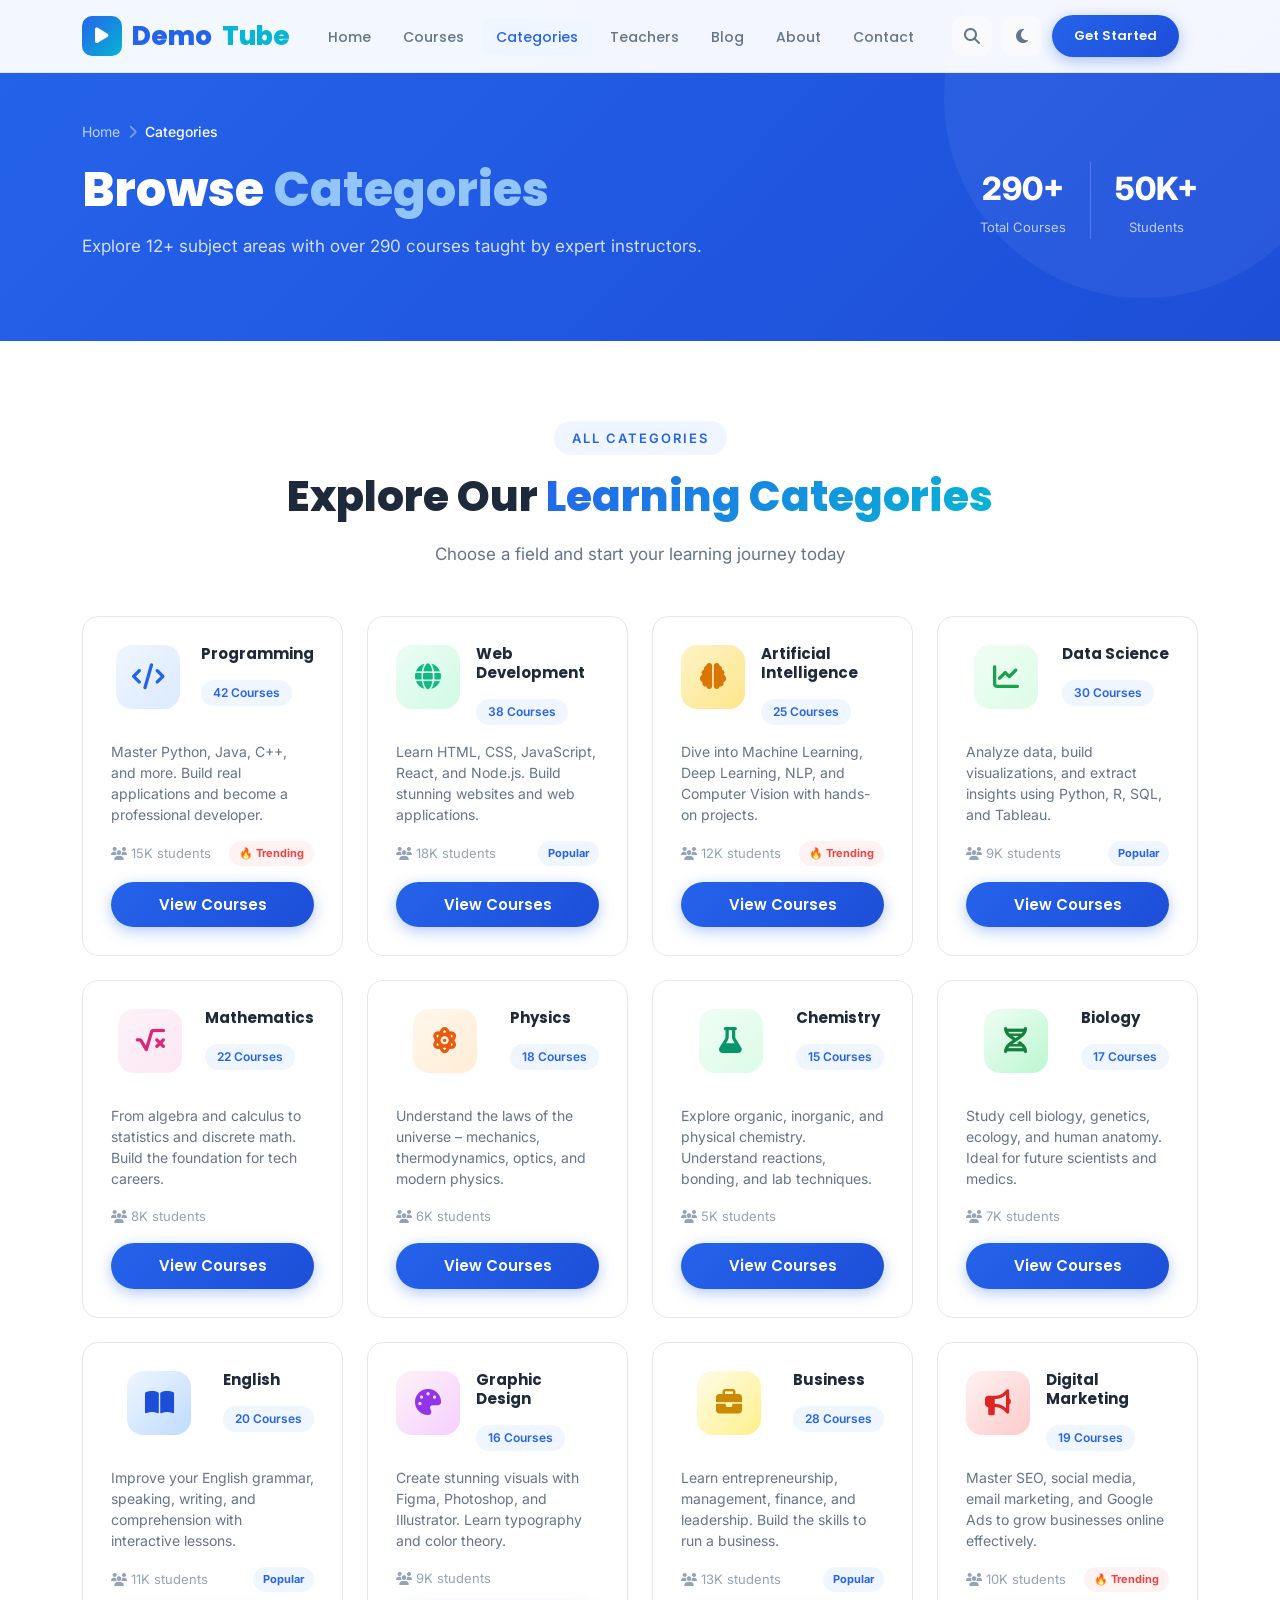
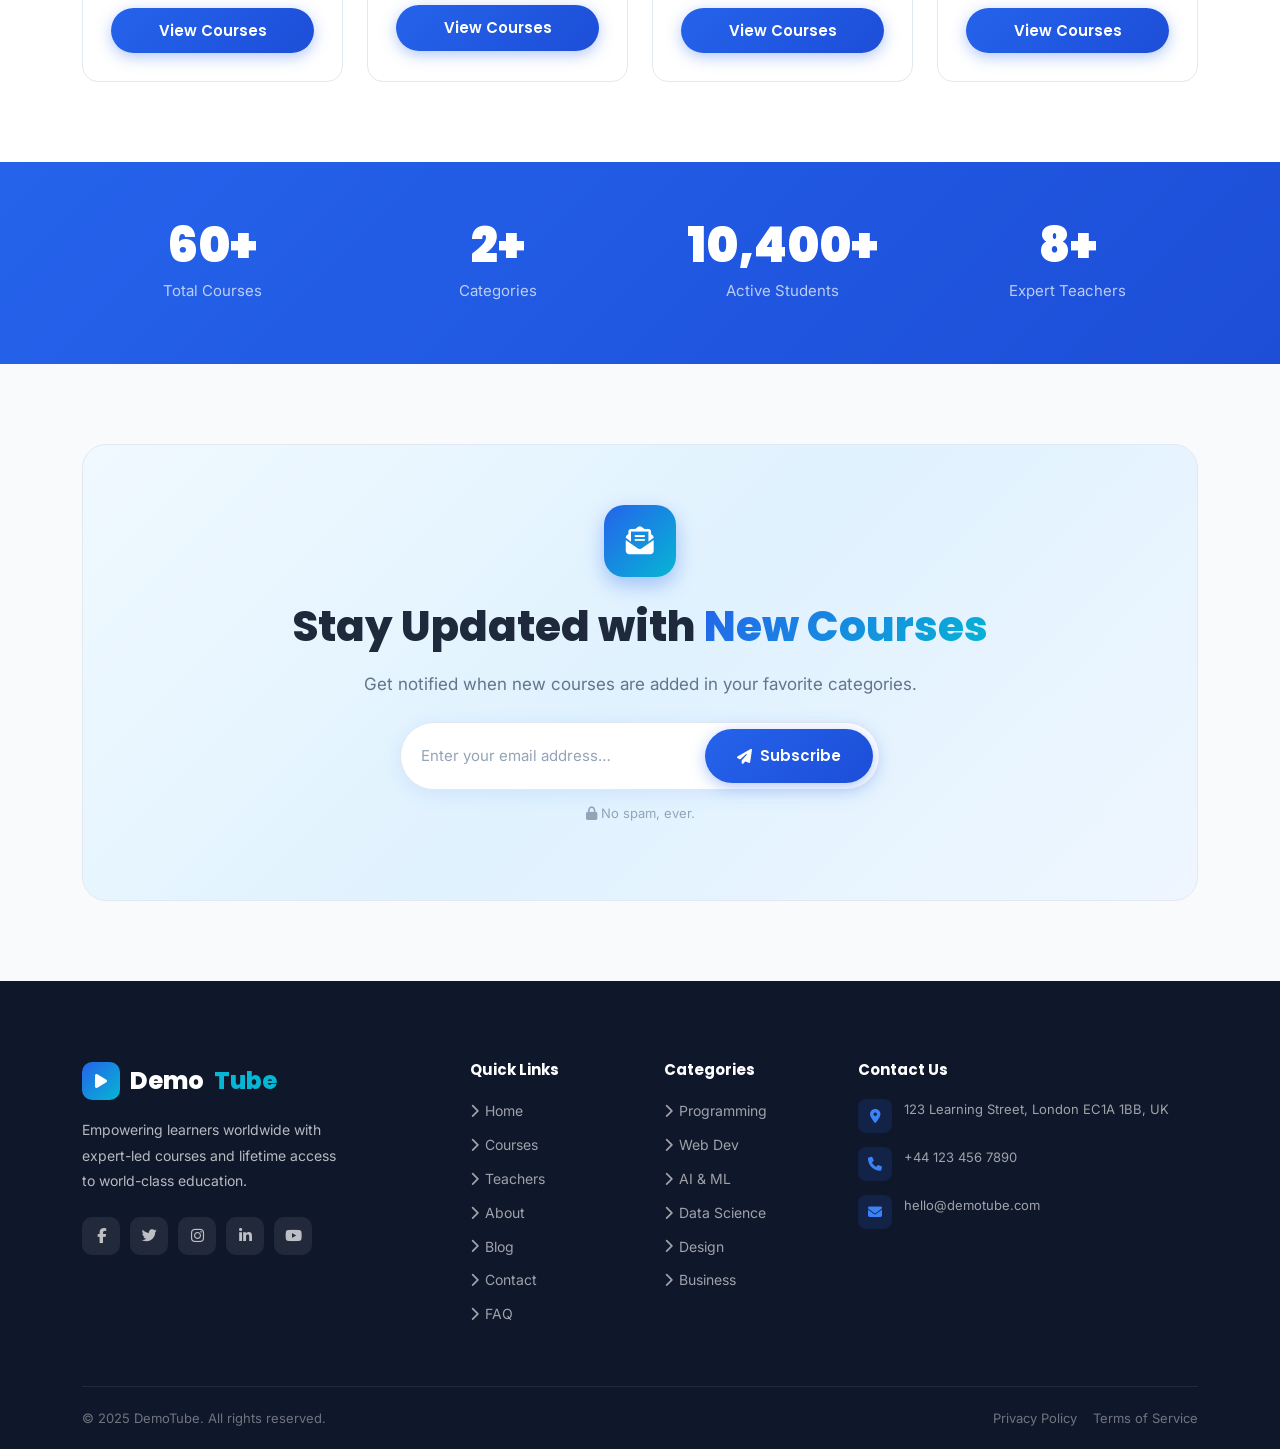
<file: demotube/categories.html>
<!DOCTYPE html>
<html lang="en" data-theme="light">
<head>
  <meta charset="UTF-8" />
  <meta name="viewport" content="width=device-width, initial-scale=1.0" />
  <meta name="description" content="Browse all DemoTube course categories – Programming, Web Development, AI, Data Science, Mathematics, and more." />
  <title>Categories – DemoTube Online Learning</title>
  <link rel="stylesheet" href="https://cdn.jsdelivr.net/npm/bootstrap@5.3.2/dist/css/bootstrap.min.css" />
  <link rel="stylesheet" href="https://cdnjs.cloudflare.com/ajax/libs/font-awesome/6.5.0/css/all.min.css" />
  <link rel="stylesheet" href="https://unpkg.com/aos@2.3.4/dist/aos.css" />
  <link rel="stylesheet" href="css/style.css" />
  <link rel="stylesheet" href="css/responsive.css" />
</head>
<body>

<!-- NAVBAR -->
<nav class="navbar" role="navigation" aria-label="Main navigation">
  <div class="container">
    <div class="navbar-inner">
      <a href="index.html" class="navbar-brand-custom" aria-label="DemoTube Home">
        <div class="brand-icon" aria-hidden="true"><i class="fas fa-play"></i></div>
        Demo<span style="color:var(--secondary)">Tube</span>
      </a>
      <ul class="nav-menu" role="list">
        <li><a href="index.html" class="nav-link-custom">Home</a></li>
        <li><a href="courses.html" class="nav-link-custom">Courses</a></li>
        <li><a href="categories.html" class="nav-link-custom active">Categories</a></li>
        <li><a href="teachers.html" class="nav-link-custom">Teachers</a></li>
        <li><a href="blog.html" class="nav-link-custom">Blog</a></li>
        <li><a href="about.html" class="nav-link-custom">About</a></li>
        <li><a href="contact.html" class="nav-link-custom">Contact</a></li>
      </ul>
      <div class="nav-actions">
        <button class="nav-icon-btn" id="navSearchBtn" aria-label="Open search"><i class="fas fa-search"></i></button>
        <button class="nav-icon-btn" data-theme-toggle aria-label="Toggle dark mode"><i class="fas fa-moon"></i></button>
        <a href="courses.html" class="btn-primary-custom d-none d-md-inline-flex" style="padding:10px 22px;font-size:13px;">Get Started</a>
        <button class="mobile-menu-btn" aria-label="Toggle menu"><span></span><span></span><span></span></button>
      </div>
    </div>
  </div>
</nav>
<div class="mobile-nav">
  <div class="container">
    <a href="index.html" class="nav-link-custom">Home</a>
    <a href="courses.html" class="nav-link-custom">Courses</a>
    <a href="categories.html" class="nav-link-custom active">Categories</a>
    <a href="teachers.html" class="nav-link-custom">Teachers</a>
    <a href="blog.html" class="nav-link-custom">Blog</a>
    <a href="about.html" class="nav-link-custom">About</a>
    <a href="contact.html" class="nav-link-custom">Contact</a>
    <a href="faq.html" class="nav-link-custom">FAQ</a>
    <div style="padding:12px 24px;"><a href="courses.html" class="btn-primary-custom" style="width:100%;justify-content:center;">Get Started</a></div>
  </div>
</div>
<div id="searchOverlay" style="display:none;opacity:0;position:fixed;inset:0;background:rgba(15,23,42,0.85);backdrop-filter:blur(8px);z-index:2000;align-items:center;justify-content:center;padding:24px;transition:opacity 0.3s ease;">
  <div style="width:100%;max-width:600px;position:relative;">
    <button id="searchClose" style="position:absolute;top:-50px;right:0;background:transparent;border:none;color:white;font-size:24px;cursor:pointer;"><i class="fas fa-times"></i></button>
    <div style="position:relative;"><i class="fas fa-search" style="position:absolute;left:20px;top:50%;transform:translateY(-50%);color:#64748b;font-size:18px;"></i><input id="globalSearch" type="text" placeholder="Search courses, topics, teachers…" aria-label="Global search" style="width:100%;padding:18px 20px 18px 52px;background:white;border:none;border-radius:16px;font-size:18px;outline:none;color:#1e293b;" /></div>
    <p style="color:rgba(255,255,255,0.5);font-size:14px;margin-top:12px;text-align:center;">Press ESC to close</p>
  </div>
</div>

<!-- PAGE HERO -->
<section class="page-hero" aria-label="Page header">
  <div class="container">
    <div class="row align-items-center">
      <div class="col-lg-8">
        <nav aria-label="Breadcrumb">
          <div class="breadcrumb-custom">
            <a href="index.html">Home</a>
            <span class="sep" aria-hidden="true"><i class="fas fa-chevron-right"></i></span>
            <span class="current">Categories</span>
          </div>
        </nav>
        <h1 class="page-hero-title mt-3">Browse <span style="color:#93c5fd;">Categories</span></h1>
        <p class="page-hero-desc">Explore 12+ subject areas with over 290 courses taught by expert instructors.</p>
      </div>
      <div class="col-lg-4 text-lg-end mt-4 mt-lg-0">
        <div style="display:inline-flex;gap:24px;">
          <div style="text-align:center;">
            <div style="font-size:32px;font-weight:800;color:white;">290+</div>
            <div style="font-size:13px;color:rgba(255,255,255,0.7);">Total Courses</div>
          </div>
          <div style="width:1px;background:rgba(255,255,255,0.2);"></div>
          <div style="text-align:center;">
            <div style="font-size:32px;font-weight:800;color:white;">50K+</div>
            <div style="font-size:13px;color:rgba(255,255,255,0.7);">Students</div>
          </div>
        </div>
      </div>
    </div>
  </div>
</section>

<!-- CATEGORIES GRID -->
<section class="section-padding bg-white-section" aria-labelledby="cat-grid-heading">
  <div class="container">
    <div class="text-center mb-5" data-aos="fade-up">
      <span class="section-label">All Categories</span>
      <h2 class="section-title" id="cat-grid-heading">Explore Our <span class="gradient-text">Learning Categories</span></h2>
      <p class="section-subtitle">Choose a field and start your learning journey today</p>
    </div>

    <div class="row g-4">
      <!-- Programming -->
      <div class="col-md-6 col-lg-3" data-aos="fade-up" data-aos-delay="50">
        <div class="category-card h-100" style="text-align:left;padding:28px;">
          <div class="d-flex align-items-start gap-3 mb-3">
            <div class="category-icon flex-shrink-0" style="background:linear-gradient(135deg,#eff6ff,#dbeafe);min-width:60px;">
              <i class="fas fa-code" style="color:#2563eb;"></i>
            </div>
            <div>
              <h5 style="margin-bottom:4px;">Programming</h5>
              <span class="course-count">42 Courses</span>
            </div>
          </div>
          <p style="font-size:14px;color:var(--text-secondary);margin-bottom:16px;">Master Python, Java, C++, and more. Build real applications and become a professional developer.</p>
          <div class="d-flex align-items-center justify-content-between">
            <span style="font-size:13px;color:var(--text-muted);"><i class="fas fa-users"></i> 15K students</span>
            <span style="font-size:11px;font-weight:700;color:#ef4444;background:#fef2f2;padding:3px 10px;border-radius:50px;">🔥 Trending</span>
          </div>
          <a href="courses.html" class="btn-primary-custom mt-3" style="width:100%;justify-content:center;padding:10px 20px;">View Courses</a>
        </div>
      </div>

      <!-- Web Development -->
      <div class="col-md-6 col-lg-3" data-aos="fade-up" data-aos-delay="100">
        <div class="category-card h-100" style="text-align:left;padding:28px;">
          <div class="d-flex align-items-start gap-3 mb-3">
            <div class="category-icon flex-shrink-0" style="background:linear-gradient(135deg,#ecfdf5,#d1fae5);min-width:60px;">
              <i class="fas fa-globe" style="color:#10b981;"></i>
            </div>
            <div>
              <h5 style="margin-bottom:4px;">Web Development</h5>
              <span class="course-count">38 Courses</span>
            </div>
          </div>
          <p style="font-size:14px;color:var(--text-secondary);margin-bottom:16px;">Learn HTML, CSS, JavaScript, React, and Node.js. Build stunning websites and web applications.</p>
          <div class="d-flex align-items-center justify-content-between">
            <span style="font-size:13px;color:var(--text-muted);"><i class="fas fa-users"></i> 18K students</span>
            <span style="font-size:11px;font-weight:700;color:#2563eb;background:#eff6ff;padding:3px 10px;border-radius:50px;">Popular</span>
          </div>
          <a href="courses.html" class="btn-primary-custom mt-3" style="width:100%;justify-content:center;padding:10px 20px;">View Courses</a>
        </div>
      </div>

      <!-- AI -->
      <div class="col-md-6 col-lg-3" data-aos="fade-up" data-aos-delay="150">
        <div class="category-card h-100" style="text-align:left;padding:28px;">
          <div class="d-flex align-items-start gap-3 mb-3">
            <div class="category-icon flex-shrink-0" style="background:linear-gradient(135deg,#fef3c7,#fde68a);min-width:60px;">
              <i class="fas fa-brain" style="color:#d97706;"></i>
            </div>
            <div>
              <h5 style="margin-bottom:4px;">Artificial Intelligence</h5>
              <span class="course-count">25 Courses</span>
            </div>
          </div>
          <p style="font-size:14px;color:var(--text-secondary);margin-bottom:16px;">Dive into Machine Learning, Deep Learning, NLP, and Computer Vision with hands-on projects.</p>
          <div class="d-flex align-items-center justify-content-between">
            <span style="font-size:13px;color:var(--text-muted);"><i class="fas fa-users"></i> 12K students</span>
            <span style="font-size:11px;font-weight:700;color:#ef4444;background:#fef2f2;padding:3px 10px;border-radius:50px;">🔥 Trending</span>
          </div>
          <a href="courses.html" class="btn-primary-custom mt-3" style="width:100%;justify-content:center;padding:10px 20px;">View Courses</a>
        </div>
      </div>

      <!-- Data Science -->
      <div class="col-md-6 col-lg-3" data-aos="fade-up" data-aos-delay="200">
        <div class="category-card h-100" style="text-align:left;padding:28px;">
          <div class="d-flex align-items-start gap-3 mb-3">
            <div class="category-icon flex-shrink-0" style="background:linear-gradient(135deg,#f0fdf4,#dcfce7);min-width:60px;">
              <i class="fas fa-chart-line" style="color:#16a34a;"></i>
            </div>
            <div>
              <h5 style="margin-bottom:4px;">Data Science</h5>
              <span class="course-count">30 Courses</span>
            </div>
          </div>
          <p style="font-size:14px;color:var(--text-secondary);margin-bottom:16px;">Analyze data, build visualizations, and extract insights using Python, R, SQL, and Tableau.</p>
          <div class="d-flex align-items-center justify-content-between">
            <span style="font-size:13px;color:var(--text-muted);"><i class="fas fa-users"></i> 9K students</span>
            <span style="font-size:11px;font-weight:700;color:#2563eb;background:#eff6ff;padding:3px 10px;border-radius:50px;">Popular</span>
          </div>
          <a href="courses.html" class="btn-primary-custom mt-3" style="width:100%;justify-content:center;padding:10px 20px;">View Courses</a>
        </div>
      </div>

      <!-- Mathematics -->
      <div class="col-md-6 col-lg-3" data-aos="fade-up" data-aos-delay="250">
        <div class="category-card h-100" style="text-align:left;padding:28px;">
          <div class="d-flex align-items-start gap-3 mb-3">
            <div class="category-icon flex-shrink-0" style="background:linear-gradient(135deg,#fdf2f8,#fce7f3);min-width:60px;">
              <i class="fas fa-square-root-variable" style="color:#db2777;"></i>
            </div>
            <div>
              <h5 style="margin-bottom:4px;">Mathematics</h5>
              <span class="course-count">22 Courses</span>
            </div>
          </div>
          <p style="font-size:14px;color:var(--text-secondary);margin-bottom:16px;">From algebra and calculus to statistics and discrete math. Build the foundation for tech careers.</p>
          <div class="d-flex align-items-center justify-content-between">
            <span style="font-size:13px;color:var(--text-muted);"><i class="fas fa-users"></i> 8K students</span>
          </div>
          <a href="courses.html" class="btn-primary-custom mt-3" style="width:100%;justify-content:center;padding:10px 20px;">View Courses</a>
        </div>
      </div>

      <!-- Physics -->
      <div class="col-md-6 col-lg-3" data-aos="fade-up" data-aos-delay="300">
        <div class="category-card h-100" style="text-align:left;padding:28px;">
          <div class="d-flex align-items-start gap-3 mb-3">
            <div class="category-icon flex-shrink-0" style="background:linear-gradient(135deg,#fff7ed,#ffedd5);min-width:60px;">
              <i class="fas fa-atom" style="color:#ea580c;"></i>
            </div>
            <div>
              <h5 style="margin-bottom:4px;">Physics</h5>
              <span class="course-count">18 Courses</span>
            </div>
          </div>
          <p style="font-size:14px;color:var(--text-secondary);margin-bottom:16px;">Understand the laws of the universe – mechanics, thermodynamics, optics, and modern physics.</p>
          <div class="d-flex align-items-center justify-content-between">
            <span style="font-size:13px;color:var(--text-muted);"><i class="fas fa-users"></i> 6K students</span>
          </div>
          <a href="courses.html" class="btn-primary-custom mt-3" style="width:100%;justify-content:center;padding:10px 20px;">View Courses</a>
        </div>
      </div>

      <!-- Chemistry -->
      <div class="col-md-6 col-lg-3" data-aos="fade-up" data-aos-delay="350">
        <div class="category-card h-100" style="text-align:left;padding:28px;">
          <div class="d-flex align-items-start gap-3 mb-3">
            <div class="category-icon flex-shrink-0" style="background:linear-gradient(135deg,#f0fdf4,#dcfce7);min-width:60px;">
              <i class="fas fa-flask" style="color:#059669;"></i>
            </div>
            <div>
              <h5 style="margin-bottom:4px;">Chemistry</h5>
              <span class="course-count">15 Courses</span>
            </div>
          </div>
          <p style="font-size:14px;color:var(--text-secondary);margin-bottom:16px;">Explore organic, inorganic, and physical chemistry. Understand reactions, bonding, and lab techniques.</p>
          <div class="d-flex align-items-center justify-content-between">
            <span style="font-size:13px;color:var(--text-muted);"><i class="fas fa-users"></i> 5K students</span>
          </div>
          <a href="courses.html" class="btn-primary-custom mt-3" style="width:100%;justify-content:center;padding:10px 20px;">View Courses</a>
        </div>
      </div>

      <!-- Biology -->
      <div class="col-md-6 col-lg-3" data-aos="fade-up" data-aos-delay="400">
        <div class="category-card h-100" style="text-align:left;padding:28px;">
          <div class="d-flex align-items-start gap-3 mb-3">
            <div class="category-icon flex-shrink-0" style="background:linear-gradient(135deg,#f0fdf4,#bbf7d0);min-width:60px;">
              <i class="fas fa-dna" style="color:#15803d;"></i>
            </div>
            <div>
              <h5 style="margin-bottom:4px;">Biology</h5>
              <span class="course-count">17 Courses</span>
            </div>
          </div>
          <p style="font-size:14px;color:var(--text-secondary);margin-bottom:16px;">Study cell biology, genetics, ecology, and human anatomy. Ideal for future scientists and medics.</p>
          <div class="d-flex align-items-center justify-content-between">
            <span style="font-size:13px;color:var(--text-muted);"><i class="fas fa-users"></i> 7K students</span>
          </div>
          <a href="courses.html" class="btn-primary-custom mt-3" style="width:100%;justify-content:center;padding:10px 20px;">View Courses</a>
        </div>
      </div>

      <!-- English -->
      <div class="col-md-6 col-lg-3" data-aos="fade-up" data-aos-delay="450">
        <div class="category-card h-100" style="text-align:left;padding:28px;">
          <div class="d-flex align-items-start gap-3 mb-3">
            <div class="category-icon flex-shrink-0" style="background:linear-gradient(135deg,#eff6ff,#bfdbfe);min-width:60px;">
              <i class="fas fa-book-open" style="color:#1d4ed8;"></i>
            </div>
            <div>
              <h5 style="margin-bottom:4px;">English</h5>
              <span class="course-count">20 Courses</span>
            </div>
          </div>
          <p style="font-size:14px;color:var(--text-secondary);margin-bottom:16px;">Improve your English grammar, speaking, writing, and comprehension with interactive lessons.</p>
          <div class="d-flex align-items-center justify-content-between">
            <span style="font-size:13px;color:var(--text-muted);"><i class="fas fa-users"></i> 11K students</span>
            <span style="font-size:11px;font-weight:700;color:#2563eb;background:#eff6ff;padding:3px 10px;border-radius:50px;">Popular</span>
          </div>
          <a href="courses.html" class="btn-primary-custom mt-3" style="width:100%;justify-content:center;padding:10px 20px;">View Courses</a>
        </div>
      </div>

      <!-- Graphic Design -->
      <div class="col-md-6 col-lg-3" data-aos="fade-up" data-aos-delay="500">
        <div class="category-card h-100" style="text-align:left;padding:28px;">
          <div class="d-flex align-items-start gap-3 mb-3">
            <div class="category-icon flex-shrink-0" style="background:linear-gradient(135deg,#fdf2f8,#f5d0fe);min-width:60px;">
              <i class="fas fa-palette" style="color:#9333ea;"></i>
            </div>
            <div>
              <h5 style="margin-bottom:4px;">Graphic Design</h5>
              <span class="course-count">16 Courses</span>
            </div>
          </div>
          <p style="font-size:14px;color:var(--text-secondary);margin-bottom:16px;">Create stunning visuals with Figma, Photoshop, and Illustrator. Learn typography and color theory.</p>
          <div class="d-flex align-items-center justify-content-between">
            <span style="font-size:13px;color:var(--text-muted);"><i class="fas fa-users"></i> 9K students</span>
          </div>
          <a href="courses.html" class="btn-primary-custom mt-3" style="width:100%;justify-content:center;padding:10px 20px;">View Courses</a>
        </div>
      </div>

      <!-- Business -->
      <div class="col-md-6 col-lg-3" data-aos="fade-up" data-aos-delay="550">
        <div class="category-card h-100" style="text-align:left;padding:28px;">
          <div class="d-flex align-items-start gap-3 mb-3">
            <div class="category-icon flex-shrink-0" style="background:linear-gradient(135deg,#fefce8,#fef08a);min-width:60px;">
              <i class="fas fa-briefcase" style="color:#ca8a04;"></i>
            </div>
            <div>
              <h5 style="margin-bottom:4px;">Business</h5>
              <span class="course-count">28 Courses</span>
            </div>
          </div>
          <p style="font-size:14px;color:var(--text-secondary);margin-bottom:16px;">Learn entrepreneurship, management, finance, and leadership. Build the skills to run a business.</p>
          <div class="d-flex align-items-center justify-content-between">
            <span style="font-size:13px;color:var(--text-muted);"><i class="fas fa-users"></i> 13K students</span>
            <span style="font-size:11px;font-weight:700;color:#2563eb;background:#eff6ff;padding:3px 10px;border-radius:50px;">Popular</span>
          </div>
          <a href="courses.html" class="btn-primary-custom mt-3" style="width:100%;justify-content:center;padding:10px 20px;">View Courses</a>
        </div>
      </div>

      <!-- Digital Marketing -->
      <div class="col-md-6 col-lg-3" data-aos="fade-up" data-aos-delay="600">
        <div class="category-card h-100" style="text-align:left;padding:28px;">
          <div class="d-flex align-items-start gap-3 mb-3">
            <div class="category-icon flex-shrink-0" style="background:linear-gradient(135deg,#fef2f2,#fecaca);min-width:60px;">
              <i class="fas fa-bullhorn" style="color:#dc2626;"></i>
            </div>
            <div>
              <h5 style="margin-bottom:4px;">Digital Marketing</h5>
              <span class="course-count">19 Courses</span>
            </div>
          </div>
          <p style="font-size:14px;color:var(--text-secondary);margin-bottom:16px;">Master SEO, social media, email marketing, and Google Ads to grow businesses online effectively.</p>
          <div class="d-flex align-items-center justify-content-between">
            <span style="font-size:13px;color:var(--text-muted);"><i class="fas fa-users"></i> 10K students</span>
            <span style="font-size:11px;font-weight:700;color:#ef4444;background:#fef2f2;padding:3px 10px;border-radius:50px;">🔥 Trending</span>
          </div>
          <a href="courses.html" class="btn-primary-custom mt-3" style="width:100%;justify-content:center;padding:10px 20px;">View Courses</a>
        </div>
      </div>
    </div>
  </div>
</section>

<!-- STATS BANNER -->
<section style="background:linear-gradient(135deg,var(--primary),var(--primary-dark));padding:60px 0;" aria-label="Platform statistics">
  <div class="container">
    <div class="row g-4 text-center">
      <div class="col-6 col-md-3" data-aos="fade-up" data-aos-delay="50">
        <div style="color:white;">
          <div style="font-family:var(--font-heading);font-size:48px;font-weight:900;line-height:1;" data-count="290" data-suffix="+">290+</div>
          <div style="font-size:15px;color:rgba(255,255,255,0.7);margin-top:8px;">Total Courses</div>
        </div>
      </div>
      <div class="col-6 col-md-3" data-aos="fade-up" data-aos-delay="150">
        <div style="color:white;">
          <div style="font-family:var(--font-heading);font-size:48px;font-weight:900;line-height:1;" data-count="12" data-suffix="+">12+</div>
          <div style="font-size:15px;color:rgba(255,255,255,0.7);margin-top:8px;">Categories</div>
        </div>
      </div>
      <div class="col-6 col-md-3" data-aos="fade-up" data-aos-delay="250">
        <div style="color:white;">
          <div style="font-family:var(--font-heading);font-size:48px;font-weight:900;line-height:1;" data-count="50000" data-suffix="+">50K+</div>
          <div style="font-size:15px;color:rgba(255,255,255,0.7);margin-top:8px;">Active Students</div>
        </div>
      </div>
      <div class="col-6 col-md-3" data-aos="fade-up" data-aos-delay="350">
        <div style="color:white;">
          <div style="font-family:var(--font-heading);font-size:48px;font-weight:900;line-height:1;" data-count="40" data-suffix="+">40+</div>
          <div style="font-size:15px;color:rgba(255,255,255,0.7);margin-top:8px;">Expert Teachers</div>
        </div>
      </div>
    </div>
  </div>
</section>

<!-- NEWSLETTER -->
<section class="section-padding bg-section" aria-labelledby="newsletter-heading">
  <div class="container">
    <div class="newsletter-section" data-aos="fade-up">
      <div class="newsletter-icon"><i class="fas fa-envelope-open-text"></i></div>
      <h2 class="section-title" id="newsletter-heading">Stay Updated with <span class="gradient-text">New Courses</span></h2>
      <p class="section-subtitle mb-4">Get notified when new courses are added in your favorite categories.</p>
      <form id="newsletterForm" action="#" novalidate>
        <div class="newsletter-form">
          <input type="email" placeholder="Enter your email address…" aria-label="Email" required />
          <button type="submit" class="btn-primary-custom" style="border-radius:50px;white-space:nowrap;"><i class="fas fa-paper-plane"></i> Subscribe</button>
        </div>
      </form>
      <p style="font-size:13px;color:var(--text-muted);margin-top:12px;"><i class="fas fa-lock"></i> No spam, ever.</p>
    </div>
  </div>
</section>

<!-- FOOTER -->
<footer class="footer" role="contentinfo">
  <div class="container">
    <div class="row g-5">
      <div class="col-md-6 col-lg-4">
        <div class="footer-brand"><div class="brand-icon"><i class="fas fa-play"></i></div>Demo<span style="color:var(--secondary);">Tube</span></div>
        <p class="footer-desc">Empowering learners worldwide with expert-led courses and lifetime access to world-class education.</p>
        <div class="footer-social">
          <a href="#" class="footer-social-btn" aria-label="Facebook"><i class="fab fa-facebook-f"></i></a>
          <a href="#" class="footer-social-btn" aria-label="Twitter"><i class="fab fa-twitter"></i></a>
          <a href="#" class="footer-social-btn" aria-label="Instagram"><i class="fab fa-instagram"></i></a>
          <a href="#" class="footer-social-btn" aria-label="LinkedIn"><i class="fab fa-linkedin-in"></i></a>
          <a href="#" class="footer-social-btn" aria-label="YouTube"><i class="fab fa-youtube"></i></a>
        </div>
      </div>
      <div class="col-6 col-lg-2">
        <h3 class="footer-title">Quick Links</h3>
        <ul class="footer-links">
          <li><a href="index.html"><i class="fas fa-chevron-right"></i> Home</a></li>
          <li><a href="courses.html"><i class="fas fa-chevron-right"></i> Courses</a></li>
          <li><a href="teachers.html"><i class="fas fa-chevron-right"></i> Teachers</a></li>
          <li><a href="about.html"><i class="fas fa-chevron-right"></i> About</a></li>
          <li><a href="blog.html"><i class="fas fa-chevron-right"></i> Blog</a></li>
          <li><a href="contact.html"><i class="fas fa-chevron-right"></i> Contact</a></li>
          <li><a href="faq.html"><i class="fas fa-chevron-right"></i> FAQ</a></li>
        </ul>
      </div>
      <div class="col-6 col-lg-2">
        <h3 class="footer-title">Categories</h3>
        <ul class="footer-links">
          <li><a href="courses.html"><i class="fas fa-chevron-right"></i> Programming</a></li>
          <li><a href="courses.html"><i class="fas fa-chevron-right"></i> Web Dev</a></li>
          <li><a href="courses.html"><i class="fas fa-chevron-right"></i> AI & ML</a></li>
          <li><a href="courses.html"><i class="fas fa-chevron-right"></i> Data Science</a></li>
          <li><a href="courses.html"><i class="fas fa-chevron-right"></i> Design</a></li>
          <li><a href="courses.html"><i class="fas fa-chevron-right"></i> Business</a></li>
        </ul>
      </div>
      <div class="col-md-6 col-lg-4">
        <h3 class="footer-title">Contact Us</h3>
        <div class="footer-contact-item"><div class="footer-contact-icon"><i class="fas fa-map-marker-alt"></i></div><div class="footer-contact-info">123 Learning Street, London EC1A 1BB, UK</div></div>
        <div class="footer-contact-item"><div class="footer-contact-icon"><i class="fas fa-phone"></i></div><div class="footer-contact-info">+44 123 456 7890</div></div>
        <div class="footer-contact-item"><div class="footer-contact-icon"><i class="fas fa-envelope"></i></div><div class="footer-contact-info">hello@demotube.com</div></div>
      </div>
    </div>
    <div class="footer-bottom">
      <p>© 2025 DemoTube. All rights reserved.</p>
      <div style="display:flex;gap:16px;"><a href="#" style="font-size:13px;color:rgba(255,255,255,0.4);">Privacy Policy</a><a href="#" style="font-size:13px;color:rgba(255,255,255,0.4);">Terms of Service</a></div>
    </div>
  </div>
</footer>
<button class="scroll-top-btn" aria-label="Scroll to top"><i class="fas fa-arrow-up"></i></button>

<script src="https://cdn.jsdelivr.net/npm/bootstrap@5.3.2/dist/js/bootstrap.bundle.min.js"></script>
<script src="https://unpkg.com/aos@2.3.4/dist/aos.js"></script>
<script src="js/main.js"></script>
</body>
</html>
</file>
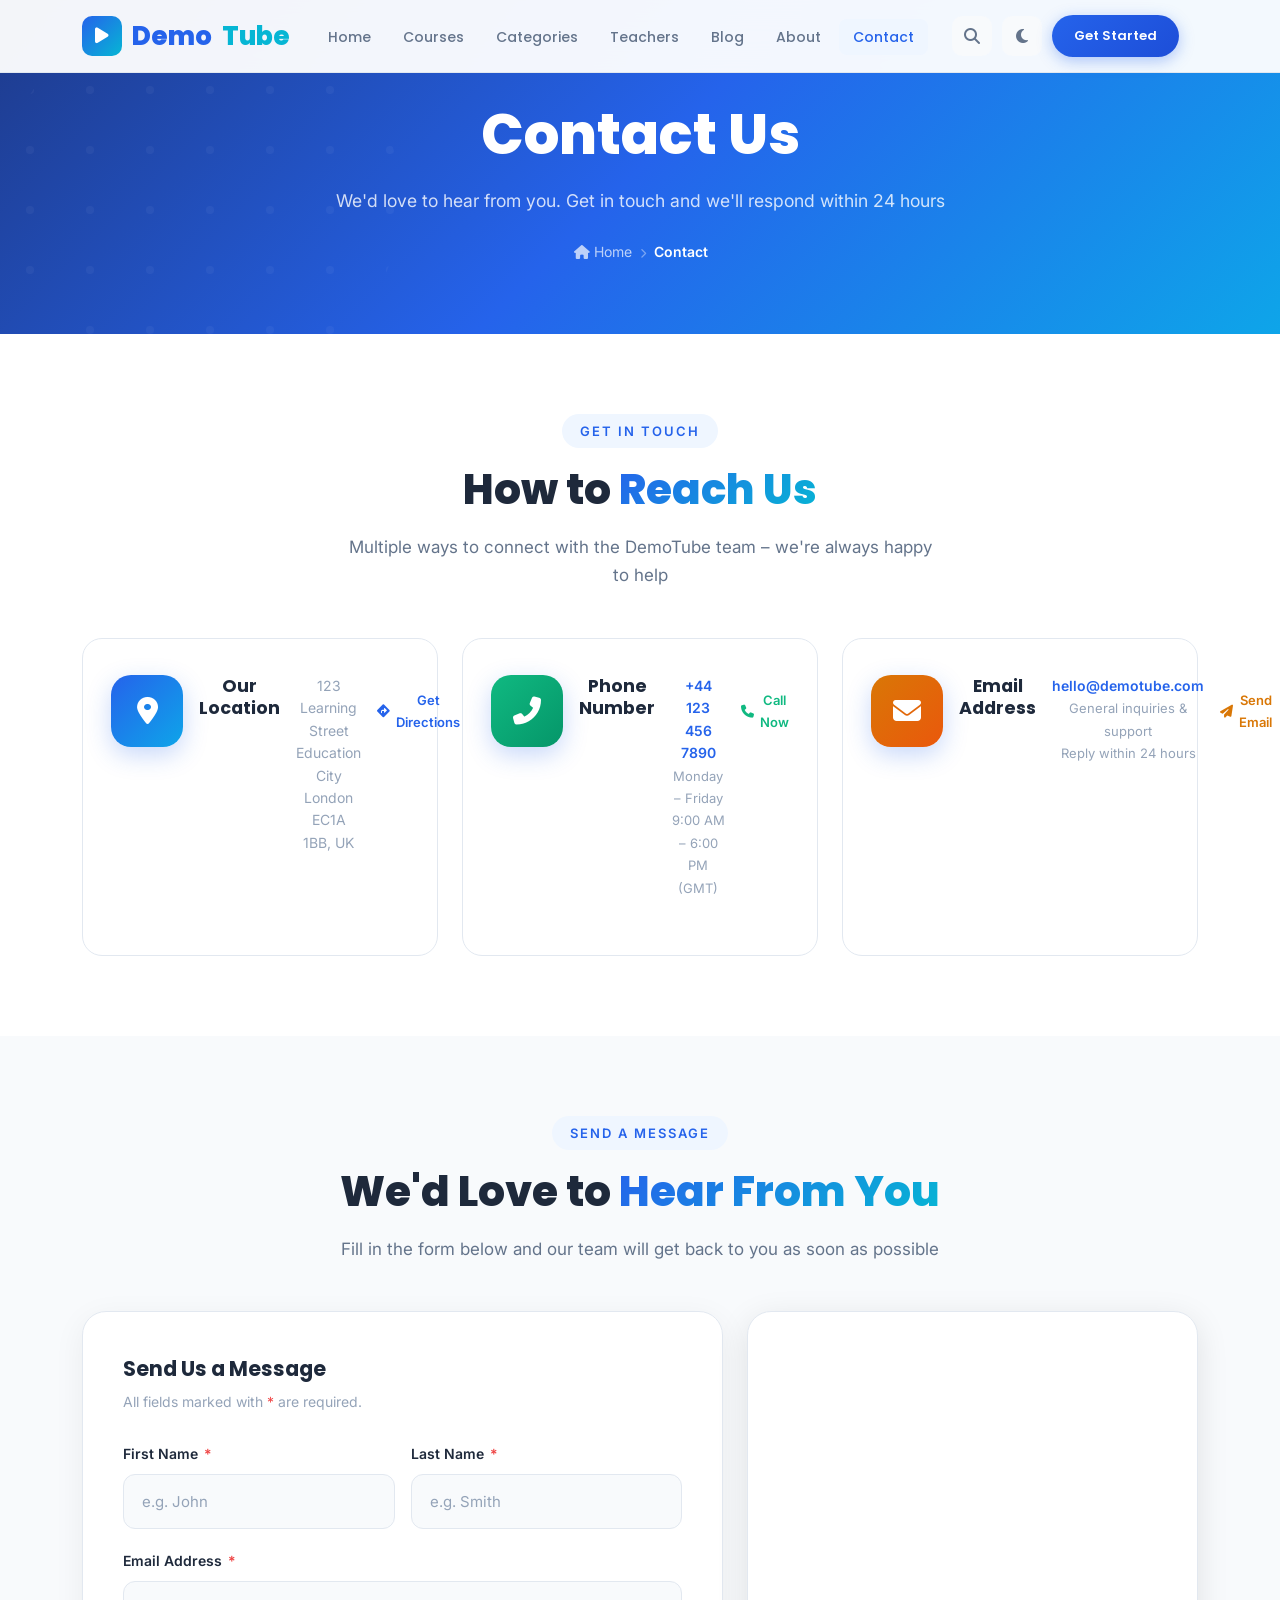
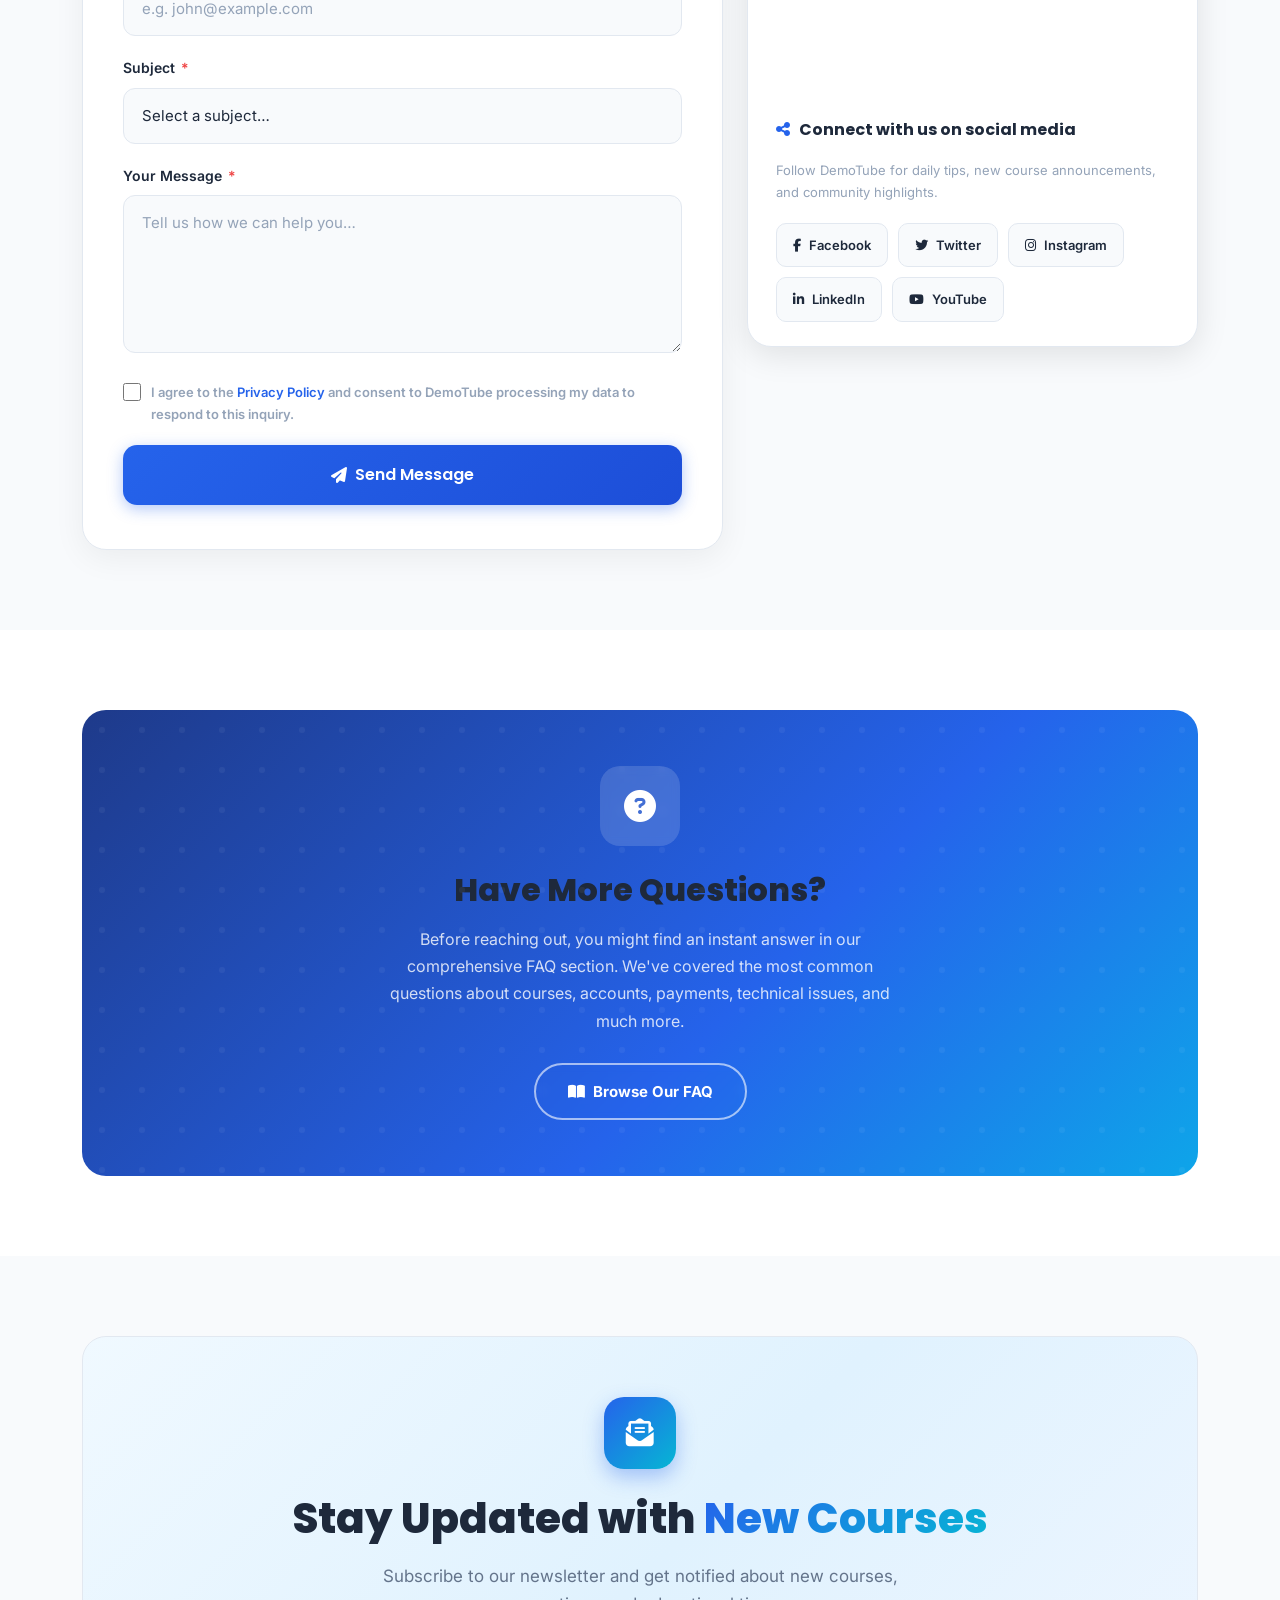
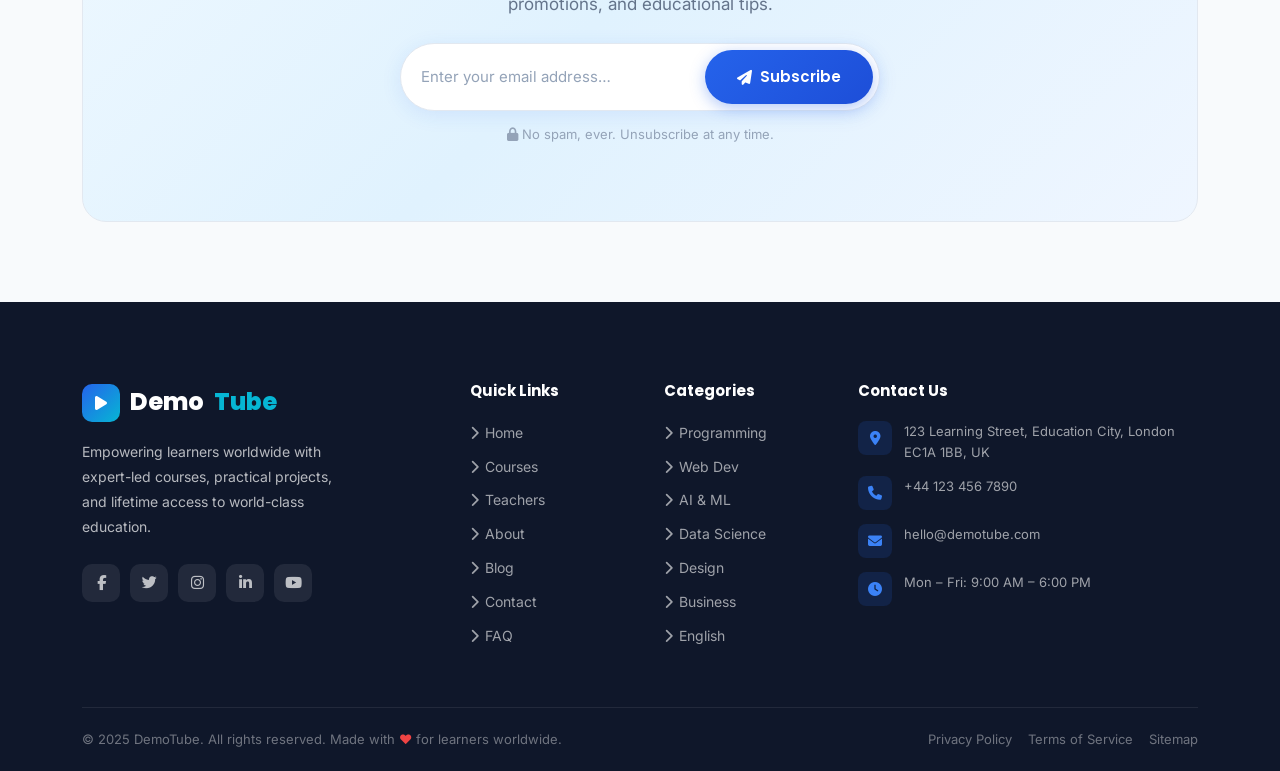
<file: demotube/contact.html>
<!DOCTYPE html>
<html lang="en" data-theme="light">
<head>
  <meta charset="UTF-8" />
  <meta name="viewport" content="width=device-width, initial-scale=1.0" />
  <meta name="description" content="Contact DemoTube – Get in touch with our team for course support, partnerships, technical issues, or general inquiries." />
  <meta name="keywords" content="contact DemoTube, get in touch, support, email, phone, address" />
  <meta name="author" content="DemoTube" />
  <meta property="og:title" content="Contact Us – DemoTube" />
  <meta property="og:description" content="Reach out to the DemoTube team. We're here to help with any questions or inquiries." />
  <meta property="og:type" content="website" />
  <title>Contact Us – DemoTube Online Learning Platform</title>

  <!-- Bootstrap 5 -->
  <link rel="stylesheet" href="https://cdn.jsdelivr.net/npm/bootstrap@5.3.2/dist/css/bootstrap.min.css" />
  <!-- Font Awesome -->
  <link rel="stylesheet" href="https://cdnjs.cloudflare.com/ajax/libs/font-awesome/6.5.0/css/all.min.css" />
  <!-- Swiper -->
  <link rel="stylesheet" href="https://cdn.jsdelivr.net/npm/swiper@11/swiper-bundle.min.css" />
  <!-- AOS -->
  <link rel="stylesheet" href="https://unpkg.com/aos@2.3.4/dist/aos.css" />
  <!-- Custom CSS -->
  <link rel="stylesheet" href="css/style.css" />
  <link rel="stylesheet" href="css/responsive.css" />

  <style>
    .page-hero {
      background: linear-gradient(135deg, #1e3a8a 0%, #2563eb 50%, #0ea5e9 100%);
      padding: 100px 0 70px;
      position: relative;
      overflow: hidden;
    }
    .page-hero::before {
      content: '';
      position: absolute;
      inset: 0;
      background: url("data:image/svg+xml,%3Csvg width='60' height='60' viewBox='0 0 60 60' xmlns='http://www.w3.org/2000/svg'%3E%3Cg fill='none' fill-rule='evenodd'%3E%3Cg fill='%23ffffff' fill-opacity='0.04'%3E%3Ccircle cx='30' cy='30' r='4'/%3E%3C/g%3E%3C/g%3E%3C/svg%3E");
    }
    .page-hero-title {
      font-family: var(--font-heading, 'Poppins', sans-serif);
      font-size: clamp(2rem, 5vw, 3.5rem);
      font-weight: 800;
      color: white;
      margin-bottom: 16px;
    }
    .breadcrumb-custom {
      display: flex;
      align-items: center;
      gap: 8px;
      list-style: none;
      padding: 0; margin: 0;
      font-size: 14px;
    }
    .breadcrumb-custom a { color: rgba(255,255,255,0.7); text-decoration: none; transition: color 0.2s; }
    .breadcrumb-custom a:hover { color: white; }
    .breadcrumb-custom .sep { color: rgba(255,255,255,0.4); }
    .breadcrumb-custom .current { color: white; font-weight: 600; }

    /* Contact Info Cards */
    .contact-info-card {
      background: var(--bg-white, #fff);
      border-radius: 20px;
      padding: 36px 28px;
      text-align: center;
      border: 1px solid var(--border-color, #e2e8f0);
      height: 100%;
      transition: transform 0.3s ease, box-shadow 0.3s ease;
    }
    .contact-info-card:hover { transform: translateY(-6px); box-shadow: 0 20px 50px rgba(0,0,0,0.08); }
    .contact-info-icon {
      width: 72px; height: 72px;
      background: linear-gradient(135deg, #2563eb, #0ea5e9);
      border-radius: 20px;
      display: flex; align-items: center; justify-content: center;
      font-size: 28px;
      color: white;
      margin: 0 auto 20px;
      box-shadow: 0 8px 24px rgba(37,99,235,0.25);
    }
    .contact-info-card h4 {
      font-family: var(--font-heading, 'Poppins', sans-serif);
      font-weight: 700;
      font-size: 1.1rem;
      margin-bottom: 8px;
      color: var(--text-primary, #1e293b);
    }
    .contact-info-card p {
      font-size: 14px;
      color: var(--text-muted, #64748b);
      line-height: 1.6;
      margin: 0;
    }
    .contact-info-card a {
      color: #2563eb;
      text-decoration: none;
      font-weight: 600;
    }
    .contact-info-card a:hover { text-decoration: underline; }

    /* Contact Form */
    .contact-form-wrapper {
      background: var(--bg-white, #fff);
      border-radius: 24px;
      padding: 44px 40px;
      border: 1px solid var(--border-color, #e2e8f0);
      box-shadow: 0 8px 32px rgba(0,0,0,0.06);
    }
    .form-group-custom {
      margin-bottom: 20px;
    }
    .form-group-custom label {
      display: block;
      font-size: 14px;
      font-weight: 600;
      color: var(--text-primary, #1e293b);
      margin-bottom: 8px;
    }
    .form-group-custom label .required-star {
      color: #ef4444;
      margin-left: 2px;
    }
    .form-control-custom {
      width: 100%;
      padding: 14px 18px;
      border: 1.5px solid var(--border-color, #e2e8f0);
      border-radius: 12px;
      font-size: 15px;
      font-family: var(--font-body, 'Inter', sans-serif);
      color: var(--text-primary, #1e293b);
      background: var(--bg-secondary, #f8fafc);
      transition: border-color 0.2s, box-shadow 0.2s, background 0.2s;
      outline: none;
      -webkit-appearance: none;
    }
    .form-control-custom:focus {
      border-color: #2563eb;
      background: white;
      box-shadow: 0 0 0 4px rgba(37,99,235,0.08);
    }
    .form-control-custom::placeholder { color: #94a3b8; }
    textarea.form-control-custom { resize: vertical; min-height: 140px; }
    select.form-control-custom { cursor: pointer; }

    /* Map */
    .map-wrapper {
      border-radius: 24px;
      overflow: hidden;
      box-shadow: 0 8px 32px rgba(0,0,0,0.1);
      background: var(--bg-white, #fff);
      border: 1px solid var(--border-color, #e2e8f0);
    }
    .map-wrapper iframe {
      width: 100%;
      height: 380px;
      display: block;
      border: none;
    }
    .map-social-links {
      padding: 24px 28px;
      display: flex;
      flex-direction: column;
      gap: 12px;
    }
    .map-social-title {
      font-family: var(--font-heading, 'Poppins', sans-serif);
      font-weight: 700;
      font-size: 1rem;
      color: var(--text-primary, #1e293b);
      margin-bottom: 4px;
    }
    .social-links-row { display: flex; gap: 10px; flex-wrap: wrap; }
    .social-link-btn {
      display: flex;
      align-items: center;
      gap: 8px;
      padding: 10px 16px;
      border-radius: 10px;
      font-size: 13px;
      font-weight: 600;
      text-decoration: none;
      transition: all 0.2s;
      border: 1px solid var(--border-color, #e2e8f0);
      color: var(--text-primary, #1e293b);
      background: var(--bg-secondary, #f8fafc);
    }
    .social-link-btn:hover { transform: translateY(-2px); }
    .social-link-btn.fb:hover { background: #1877f2; color: white; border-color: #1877f2; }
    .social-link-btn.tw:hover { background: #1da1f2; color: white; border-color: #1da1f2; }
    .social-link-btn.ig:hover { background: linear-gradient(135deg,#f09433,#e6683c,#dc2743,#cc2366,#bc1888); color: white; border-color: transparent; }
    .social-link-btn.li:hover { background: #0077b5; color: white; border-color: #0077b5; }
    .social-link-btn.yt:hover { background: #ff0000; color: white; border-color: #ff0000; }

    /* FAQ Teaser */
    .faq-teaser {
      background: linear-gradient(135deg, #1e3a8a 0%, #2563eb 60%, #0ea5e9 100%);
      border-radius: 24px;
      padding: 56px 48px;
      text-align: center;
      color: white;
      position: relative;
      overflow: hidden;
    }
    .faq-teaser::before {
      content: '';
      position: absolute;
      inset: 0;
      background: url("data:image/svg+xml,%3Csvg width='40' height='40' viewBox='0 0 40 40' xmlns='http://www.w3.org/2000/svg'%3E%3Cg fill='none' fill-rule='evenodd'%3E%3Cg fill='%23ffffff' fill-opacity='0.05'%3E%3Ccircle cx='20' cy='20' r='3'/%3E%3C/g%3E%3C/g%3E%3C/svg%3E");
    }
    .faq-teaser-icon {
      width: 80px; height: 80px;
      background: rgba(255,255,255,0.15);
      border-radius: 20px;
      display: flex; align-items: center; justify-content: center;
      font-size: 32px;
      margin: 0 auto 24px;
      backdrop-filter: blur(4px);
    }
    .faq-teaser h2 {
      font-family: var(--font-heading, 'Poppins', sans-serif);
      font-weight: 800;
      font-size: clamp(1.4rem, 3vw, 2rem);
      margin-bottom: 16px;
    }
    .faq-teaser p {
      font-size: 16px;
      color: rgba(255,255,255,0.8);
      line-height: 1.7;
      max-width: 500px;
      margin: 0 auto 28px;
    }
    .btn-white-outline {
      display: inline-flex;
      align-items: center;
      gap: 8px;
      padding: 14px 32px;
      border: 2px solid rgba(255,255,255,0.6);
      border-radius: 50px;
      color: white;
      font-size: 15px;
      font-weight: 700;
      text-decoration: none;
      transition: all 0.3s ease;
      backdrop-filter: blur(4px);
    }
    .btn-white-outline:hover {
      background: white;
      color: #2563eb;
      border-color: white;
      transform: translateY(-2px);
      box-shadow: 0 8px 24px rgba(0,0,0,0.15);
    }

    /* Success message */
    .form-success {
      display: none;
      background: linear-gradient(135deg, #ecfdf5, #d1fae5);
      border: 1px solid #6ee7b7;
      border-radius: 12px;
      padding: 16px 20px;
      color: #065f46;
      font-weight: 600;
      font-size: 14px;
      margin-top: 16px;
      align-items: center;
      gap: 10px;
    }
  </style>
</head>
<body>

<!-- ===================== NAVBAR ===================== -->
<nav class="navbar" role="navigation" aria-label="Main navigation">
  <div class="container">
    <div class="navbar-inner">
      <a href="index.html" class="navbar-brand-custom" aria-label="DemoTube Home">
        <div class="brand-icon" aria-hidden="true"><i class="fas fa-play"></i></div>
        Demo<span style="color:var(--secondary)">Tube</span>
      </a>

      <ul class="nav-menu" role="list">
        <li><a href="index.html" class="nav-link-custom">Home</a></li>
        <li><a href="courses.html" class="nav-link-custom">Courses</a></li>
        <li><a href="categories.html" class="nav-link-custom">Categories</a></li>
        <li><a href="teachers.html" class="nav-link-custom">Teachers</a></li>
        <li><a href="blog.html" class="nav-link-custom">Blog</a></li>
        <li><a href="about.html" class="nav-link-custom">About</a></li>
        <li><a href="contact.html" class="nav-link-custom active">Contact</a></li>
      </ul>

      <div class="nav-actions">
        <button class="nav-icon-btn" id="navSearchBtn" aria-label="Open search">
          <i class="fas fa-search" aria-hidden="true"></i>
        </button>
        <button class="nav-icon-btn" data-theme-toggle aria-label="Toggle dark mode">
          <i class="fas fa-moon" aria-hidden="true"></i>
        </button>
        <a href="courses.html" class="btn-primary-custom d-none d-md-inline-flex" style="padding:10px 22px;font-size:13px;">
          Get Started
        </a>
        <button class="mobile-menu-btn" aria-label="Toggle menu" aria-expanded="false">
          <span></span><span></span><span></span>
        </button>
      </div>
    </div>
  </div>
</nav>

<!-- Mobile Nav -->
<div class="mobile-nav" role="navigation" aria-label="Mobile navigation">
  <div class="container">
    <a href="index.html" class="nav-link-custom">Home</a>
    <a href="courses.html" class="nav-link-custom">Courses</a>
    <a href="categories.html" class="nav-link-custom">Categories</a>
    <a href="teachers.html" class="nav-link-custom">Teachers</a>
    <a href="blog.html" class="nav-link-custom">Blog</a>
    <a href="about.html" class="nav-link-custom">About</a>
    <a href="contact.html" class="nav-link-custom active">Contact</a>
    <a href="faq.html" class="nav-link-custom">FAQ</a>
    <div style="padding:12px 24px;">
      <a href="courses.html" class="btn-primary-custom" style="width:100%;justify-content:center;">Get Started</a>
    </div>
  </div>
</div>

<!-- Search Overlay -->
<div id="searchOverlay" style="display:none;opacity:0;position:fixed;inset:0;background:rgba(15,23,42,0.85);backdrop-filter:blur(8px);z-index:2000;align-items:center;justify-content:center;padding:24px;transition:opacity 0.3s ease;">
  <div style="width:100%;max-width:600px;position:relative;">
    <button id="searchClose" style="position:absolute;top:-50px;right:0;background:transparent;border:none;color:white;font-size:24px;cursor:pointer;" aria-label="Close search"><i class="fas fa-times"></i></button>
    <div style="position:relative;">
      <i class="fas fa-search" style="position:absolute;left:20px;top:50%;transform:translateY(-50%);color:#64748b;font-size:18px;"></i>
      <input id="globalSearch" type="text" placeholder="Search courses, topics, teachers…" aria-label="Global search" style="width:100%;padding:18px 20px 18px 52px;background:white;border:none;border-radius:16px;font-size:18px;font-family:var(--font-body);outline:none;color:#1e293b;" />
    </div>
    <p style="color:rgba(255,255,255,0.5);font-size:14px;margin-top:12px;text-align:center;">Press ESC to close</p>
  </div>
</div>

<!-- ===================== PAGE HERO ===================== -->
<section class="page-hero" aria-label="Contact page hero">
  <div class="container position-relative">
    <div class="row justify-content-center text-center">
      <div class="col-lg-7" data-aos="fade-up">
        <h1 class="page-hero-title">Contact Us</h1>
        <p style="color:rgba(255,255,255,0.8);font-size:1.1rem;margin-bottom:24px;">We'd love to hear from you. Get in touch and we'll respond within 24 hours</p>
        <nav aria-label="Breadcrumb">
          <ol class="breadcrumb-custom justify-content-center">
            <li><a href="index.html"><i class="fas fa-home" aria-hidden="true"></i> Home</a></li>
            <li class="sep" aria-hidden="true"><i class="fas fa-chevron-right" style="font-size:10px;"></i></li>
            <li class="current">Contact</li>
          </ol>
        </nav>
      </div>
    </div>
  </div>
</section>

<!-- ===================== CONTACT INFO CARDS ===================== -->
<section class="section-padding bg-white-section" aria-labelledby="contact-info-heading">
  <div class="container">
    <div class="text-center mb-5" data-aos="fade-up">
      <span class="section-label">Get In Touch</span>
      <h2 class="section-title" id="contact-info-heading">How to <span class="gradient-text">Reach Us</span></h2>
      <p class="section-subtitle">Multiple ways to connect with the DemoTube team – we're always happy to help</p>
    </div>

    <div class="row g-4 justify-content-center">
      <!-- Location -->
      <div class="col-md-4" data-aos="fade-up" data-aos-delay="50">
        <div class="contact-info-card">
          <div class="contact-info-icon">
            <i class="fas fa-map-marker-alt" aria-hidden="true"></i>
          </div>
          <h4>Our Location</h4>
          <p>
            123 Learning Street<br>
            Education City<br>
            London EC1A 1BB, UK
          </p>
          <a href="https://maps.google.com" target="_blank" rel="noopener" style="display:inline-flex;align-items:center;gap:6px;margin-top:14px;font-size:13px;">
            <i class="fas fa-directions" aria-hidden="true"></i> Get Directions
          </a>
        </div>
      </div>

      <!-- Phone -->
      <div class="col-md-4" data-aos="fade-up" data-aos-delay="150">
        <div class="contact-info-card">
          <div class="contact-info-icon" style="background:linear-gradient(135deg,#10b981,#059669);">
            <i class="fas fa-phone-alt" aria-hidden="true"></i>
          </div>
          <h4>Phone Number</h4>
          <p>
            <a href="tel:+441234567890">+44 123 456 7890</a><br>
            <span style="color:#94a3b8;font-size:13px;">Monday – Friday</span><br>
            <span style="color:#94a3b8;font-size:13px;">9:00 AM – 6:00 PM (GMT)</span>
          </p>
          <a href="tel:+441234567890" style="display:inline-flex;align-items:center;gap:6px;margin-top:14px;font-size:13px;color:#10b981;font-weight:600;">
            <i class="fas fa-phone" aria-hidden="true"></i> Call Now
          </a>
        </div>
      </div>

      <!-- Email -->
      <div class="col-md-4" data-aos="fade-up" data-aos-delay="250">
        <div class="contact-info-card">
          <div class="contact-info-icon" style="background:linear-gradient(135deg,#d97706,#ea580c);">
            <i class="fas fa-envelope" aria-hidden="true"></i>
          </div>
          <h4>Email Address</h4>
          <p>
            <a href="mailto:hello@demotube.com">hello@demotube.com</a><br>
            <span style="color:#94a3b8;font-size:13px;">General inquiries &amp; support</span><br>
            <span style="color:#94a3b8;font-size:13px;">Reply within 24 hours</span>
          </p>
          <a href="mailto:hello@demotube.com" style="display:inline-flex;align-items:center;gap:6px;margin-top:14px;font-size:13px;color:#d97706;font-weight:600;">
            <i class="fas fa-paper-plane" aria-hidden="true"></i> Send Email
          </a>
        </div>
      </div>
    </div>
  </div>
</section>

<!-- ===================== CONTACT FORM + MAP ===================== -->
<section class="section-padding bg-section" aria-labelledby="form-heading">
  <div class="container">
    <div class="text-center mb-5" data-aos="fade-up">
      <span class="section-label">Send a Message</span>
      <h2 class="section-title" id="form-heading">We'd Love to <span class="gradient-text">Hear From You</span></h2>
      <p class="section-subtitle">Fill in the form below and our team will get back to you as soon as possible</p>
    </div>

    <div class="row g-4 align-items-start">

      <!-- Contact Form -->
      <div class="col-lg-7" data-aos="fade-right">
        <div class="contact-form-wrapper">
          <h3 style="font-family:var(--font-heading,'Poppins',sans-serif);font-weight:700;font-size:1.3rem;margin-bottom:8px;color:var(--text-primary,#1e293b);">Send Us a Message</h3>
          <p style="font-size:14px;color:var(--text-muted,#64748b);margin-bottom:28px;">All fields marked with <span style="color:#ef4444;">*</span> are required.</p>

          <form id="contactForm" action="#" novalidate aria-label="Contact form">

            <!-- First Name + Last Name -->
            <div class="row g-3 mb-0">
              <div class="col-sm-6">
                <div class="form-group-custom">
                  <label for="firstName">First Name <span class="required-star">*</span></label>
                  <input type="text" id="firstName" name="firstName" class="form-control-custom"
                         placeholder="e.g. John" required autocomplete="given-name" />
                </div>
              </div>
              <div class="col-sm-6">
                <div class="form-group-custom">
                  <label for="lastName">Last Name <span class="required-star">*</span></label>
                  <input type="text" id="lastName" name="lastName" class="form-control-custom"
                         placeholder="e.g. Smith" required autocomplete="family-name" />
                </div>
              </div>
            </div>

            <!-- Email -->
            <div class="form-group-custom">
              <label for="email">Email Address <span class="required-star">*</span></label>
              <input type="email" id="email" name="email" class="form-control-custom"
                     placeholder="e.g. john@example.com" required autocomplete="email" />
            </div>

            <!-- Subject -->
            <div class="form-group-custom">
              <label for="subject">Subject <span class="required-star">*</span></label>
              <select id="subject" name="subject" class="form-control-custom" required>
                <option value="" disabled selected>Select a subject…</option>
                <option value="general">General Inquiry</option>
                <option value="course-support">Course Support</option>
                <option value="technical">Technical Issue</option>
                <option value="partnership">Partnership</option>
                <option value="feedback">Feedback</option>
              </select>
            </div>

            <!-- Message -->
            <div class="form-group-custom">
              <label for="message">Your Message <span class="required-star">*</span></label>
              <textarea id="message" name="message" class="form-control-custom"
                        rows="5" placeholder="Tell us how we can help you…" required></textarea>
            </div>

            <!-- Privacy Checkbox -->
            <div class="form-group-custom" style="display:flex;align-items:flex-start;gap:10px;">
              <input type="checkbox" id="privacy" name="privacy" required
                     style="width:18px;height:18px;margin-top:2px;accent-color:#2563eb;cursor:pointer;flex-shrink:0;" />
              <label for="privacy" style="font-size:13px;color:var(--text-muted,#64748b);cursor:pointer;margin:0;">
                I agree to the <a href="#" style="color:#2563eb;">Privacy Policy</a> and consent to DemoTube processing my data to respond to this inquiry.
              </label>
            </div>

            <!-- Submit -->
            <button type="submit" class="btn-primary-custom" style="width:100%;justify-content:center;padding:16px 32px;font-size:16px;border-radius:14px;">
              <i class="fas fa-paper-plane" aria-hidden="true"></i> Send Message
            </button>

            <!-- Success Message -->
            <div class="form-success" id="formSuccess" role="alert">
              <i class="fas fa-check-circle" style="font-size:20px;color:#059669;" aria-hidden="true"></i>
              <span>Your message has been sent successfully! We'll get back to you within 24 hours.</span>
            </div>
          </form>
        </div>
      </div>

      <!-- Map + Social -->
      <div class="col-lg-5" data-aos="fade-left">
        <div class="map-wrapper">
          <iframe
            title="DemoTube office location on Google Maps"
            src="https://www.google.com/maps/embed?pb=!1m18!1m12!1m3!1d2482.9080825834!2d-0.09787368422954!3d51.51280527963696!2m3!1f0!2f0!3f0!3m2!1i1024!2i768!4f13.1!3m3!1m2!1s0x0%3A0x0!2zNTHCsDMwJzQ2LjEiTiAwwrAwNSc0OC43Ilc!5e0!3m2!1sen!2suk!4v1234567890"
            allowfullscreen=""
            loading="lazy"
            referrerpolicy="no-referrer-when-downgrade"
            aria-label="Google Maps showing DemoTube's London office location">
          </iframe>

          <div class="map-social-links">
            <div class="map-social-title">
              <i class="fas fa-share-alt" style="color:#2563eb;margin-right:6px;" aria-hidden="true"></i>
              Connect with us on social media
            </div>
            <p style="font-size:13px;color:var(--text-muted,#64748b);margin:0 0 8px;">Follow DemoTube for daily tips, new course announcements, and community highlights.</p>
            <div class="social-links-row">
              <a href="#" class="social-link-btn fb" aria-label="DemoTube on Facebook">
                <i class="fab fa-facebook-f" aria-hidden="true"></i> Facebook
              </a>
              <a href="#" class="social-link-btn tw" aria-label="DemoTube on Twitter">
                <i class="fab fa-twitter" aria-hidden="true"></i> Twitter
              </a>
              <a href="#" class="social-link-btn ig" aria-label="DemoTube on Instagram">
                <i class="fab fa-instagram" aria-hidden="true"></i> Instagram
              </a>
              <a href="#" class="social-link-btn li" aria-label="DemoTube on LinkedIn">
                <i class="fab fa-linkedin-in" aria-hidden="true"></i> LinkedIn
              </a>
              <a href="#" class="social-link-btn yt" aria-label="DemoTube on YouTube">
                <i class="fab fa-youtube" aria-hidden="true"></i> YouTube
              </a>
            </div>
          </div>
        </div>
      </div>
    </div>
  </div>
</section>

<!-- ===================== FAQ TEASER ===================== -->
<section class="section-padding bg-white-section" aria-labelledby="faq-teaser-heading">
  <div class="container">
    <div data-aos="fade-up">
      <div class="faq-teaser">
        <div class="faq-teaser-icon">
          <i class="fas fa-question-circle" aria-hidden="true"></i>
        </div>
        <h2 id="faq-teaser-heading">Have More Questions?</h2>
        <p>
          Before reaching out, you might find an instant answer in our comprehensive FAQ section. We've covered the most common questions about courses, accounts, payments, technical issues, and much more.
        </p>
        <a href="faq.html" class="btn-white-outline">
          <i class="fas fa-book-open" aria-hidden="true"></i> Browse Our FAQ
        </a>
      </div>
    </div>
  </div>
</section>

<!-- ===================== NEWSLETTER ===================== -->
<section class="section-padding bg-section" aria-labelledby="newsletter-heading">
  <div class="container">
    <div class="newsletter-section" data-aos="fade-up">
      <div class="newsletter-icon" aria-hidden="true"><i class="fas fa-envelope-open-text"></i></div>
      <h2 class="section-title" id="newsletter-heading">Stay Updated with <span class="gradient-text">New Courses</span></h2>
      <p class="section-subtitle mb-4">Subscribe to our newsletter and get notified about new courses, promotions, and educational tips.</p>
      <form id="newsletterForm" action="#" novalidate aria-label="Newsletter subscription">
        <div class="newsletter-form">
          <input type="email" placeholder="Enter your email address…" aria-label="Email address" required />
          <button type="submit" class="btn-primary-custom" style="border-radius:50px;white-space:nowrap;">
            <i class="fas fa-paper-plane" aria-hidden="true"></i> Subscribe
          </button>
        </div>
      </form>
      <p style="font-size:13px;color:var(--text-muted);margin-top:12px;">
        <i class="fas fa-lock" aria-hidden="true"></i> No spam, ever. Unsubscribe at any time.
      </p>
    </div>
  </div>
</section>

<!-- ===================== FOOTER ===================== -->
<footer class="footer" role="contentinfo">
  <div class="container">
    <div class="row g-5">
      <div class="col-md-6 col-lg-4">
        <div class="footer-brand" aria-label="DemoTube">
          <div class="brand-icon" aria-hidden="true"><i class="fas fa-play"></i></div>
          Demo<span style="color:var(--secondary);">Tube</span>
        </div>
        <p class="footer-desc">Empowering learners worldwide with expert-led courses, practical projects, and lifetime access to world-class education.</p>
        <div class="footer-social" aria-label="Social media links">
          <a href="#" class="footer-social-btn" aria-label="Follow us on Facebook"><i class="fab fa-facebook-f"></i></a>
          <a href="#" class="footer-social-btn" aria-label="Follow us on Twitter"><i class="fab fa-twitter"></i></a>
          <a href="#" class="footer-social-btn" aria-label="Follow us on Instagram"><i class="fab fa-instagram"></i></a>
          <a href="#" class="footer-social-btn" aria-label="Follow us on LinkedIn"><i class="fab fa-linkedin-in"></i></a>
          <a href="#" class="footer-social-btn" aria-label="Follow us on YouTube"><i class="fab fa-youtube"></i></a>
        </div>
      </div>
      <div class="col-6 col-lg-2">
        <h3 class="footer-title">Quick Links</h3>
        <nav aria-label="Footer navigation">
          <ul class="footer-links">
            <li><a href="index.html"><i class="fas fa-chevron-right" aria-hidden="true"></i> Home</a></li>
            <li><a href="courses.html"><i class="fas fa-chevron-right" aria-hidden="true"></i> Courses</a></li>
            <li><a href="teachers.html"><i class="fas fa-chevron-right" aria-hidden="true"></i> Teachers</a></li>
            <li><a href="about.html"><i class="fas fa-chevron-right" aria-hidden="true"></i> About</a></li>
            <li><a href="blog.html"><i class="fas fa-chevron-right" aria-hidden="true"></i> Blog</a></li>
            <li><a href="contact.html"><i class="fas fa-chevron-right" aria-hidden="true"></i> Contact</a></li>
            <li><a href="faq.html"><i class="fas fa-chevron-right" aria-hidden="true"></i> FAQ</a></li>
          </ul>
        </nav>
      </div>
      <div class="col-6 col-lg-2">
        <h3 class="footer-title">Categories</h3>
        <ul class="footer-links">
          <li><a href="courses.html"><i class="fas fa-chevron-right" aria-hidden="true"></i> Programming</a></li>
          <li><a href="courses.html"><i class="fas fa-chevron-right" aria-hidden="true"></i> Web Dev</a></li>
          <li><a href="courses.html"><i class="fas fa-chevron-right" aria-hidden="true"></i> AI &amp; ML</a></li>
          <li><a href="courses.html"><i class="fas fa-chevron-right" aria-hidden="true"></i> Data Science</a></li>
          <li><a href="courses.html"><i class="fas fa-chevron-right" aria-hidden="true"></i> Design</a></li>
          <li><a href="courses.html"><i class="fas fa-chevron-right" aria-hidden="true"></i> Business</a></li>
          <li><a href="courses.html"><i class="fas fa-chevron-right" aria-hidden="true"></i> English</a></li>
        </ul>
      </div>
      <div class="col-md-6 col-lg-4">
        <h3 class="footer-title">Contact Us</h3>
        <div class="footer-contact-item">
          <div class="footer-contact-icon" aria-hidden="true"><i class="fas fa-map-marker-alt"></i></div>
          <div class="footer-contact-info">123 Learning Street, Education City, London EC1A 1BB, UK</div>
        </div>
        <div class="footer-contact-item">
          <div class="footer-contact-icon" aria-hidden="true"><i class="fas fa-phone"></i></div>
          <div class="footer-contact-info"><a href="tel:+441234567890" style="color:rgba(255,255,255,0.6);">+44 123 456 7890</a></div>
        </div>
        <div class="footer-contact-item">
          <div class="footer-contact-icon" aria-hidden="true"><i class="fas fa-envelope"></i></div>
          <div class="footer-contact-info"><a href="mailto:hello@demotube.com" style="color:rgba(255,255,255,0.6);">hello@demotube.com</a></div>
        </div>
        <div class="footer-contact-item">
          <div class="footer-contact-icon" aria-hidden="true"><i class="fas fa-clock"></i></div>
          <div class="footer-contact-info">Mon – Fri: 9:00 AM – 6:00 PM</div>
        </div>
      </div>
    </div>

    <div class="footer-bottom">
      <p>© 2025 DemoTube. All rights reserved. Made with <span style="color:#ef4444;">♥</span> for learners worldwide.</p>
      <div style="display:flex;gap:16px;">
        <a href="#" style="font-size:13px;color:rgba(255,255,255,0.4);">Privacy Policy</a>
        <a href="#" style="font-size:13px;color:rgba(255,255,255,0.4);">Terms of Service</a>
        <a href="sitemap.xml" style="font-size:13px;color:rgba(255,255,255,0.4);">Sitemap</a>
      </div>
    </div>
  </div>
</footer>

<!-- Scroll to Top -->
<button class="scroll-top-btn" aria-label="Scroll to top">
  <i class="fas fa-arrow-up" aria-hidden="true"></i>
</button>

<!-- Bootstrap JS -->
<script src="https://cdn.jsdelivr.net/npm/bootstrap@5.3.2/dist/js/bootstrap.bundle.min.js"></script>
<!-- Swiper JS -->
<script src="https://cdn.jsdelivr.net/npm/swiper@11/swiper-bundle.min.js"></script>
<!-- AOS JS -->
<script src="https://unpkg.com/aos@2.3.4/dist/aos.js"></script>
<!-- Main JS -->
<script src="js/main.js"></script>

<script>
  // Simple contact form success handler
  document.getElementById('contactForm').addEventListener('submit', function(e) {
    e.preventDefault();
    const success = document.getElementById('formSuccess');
    success.style.display = 'flex';
    this.reset();
    success.scrollIntoView({ behavior: 'smooth', block: 'center' });
  });
</script>
</body>
</html>
</file>
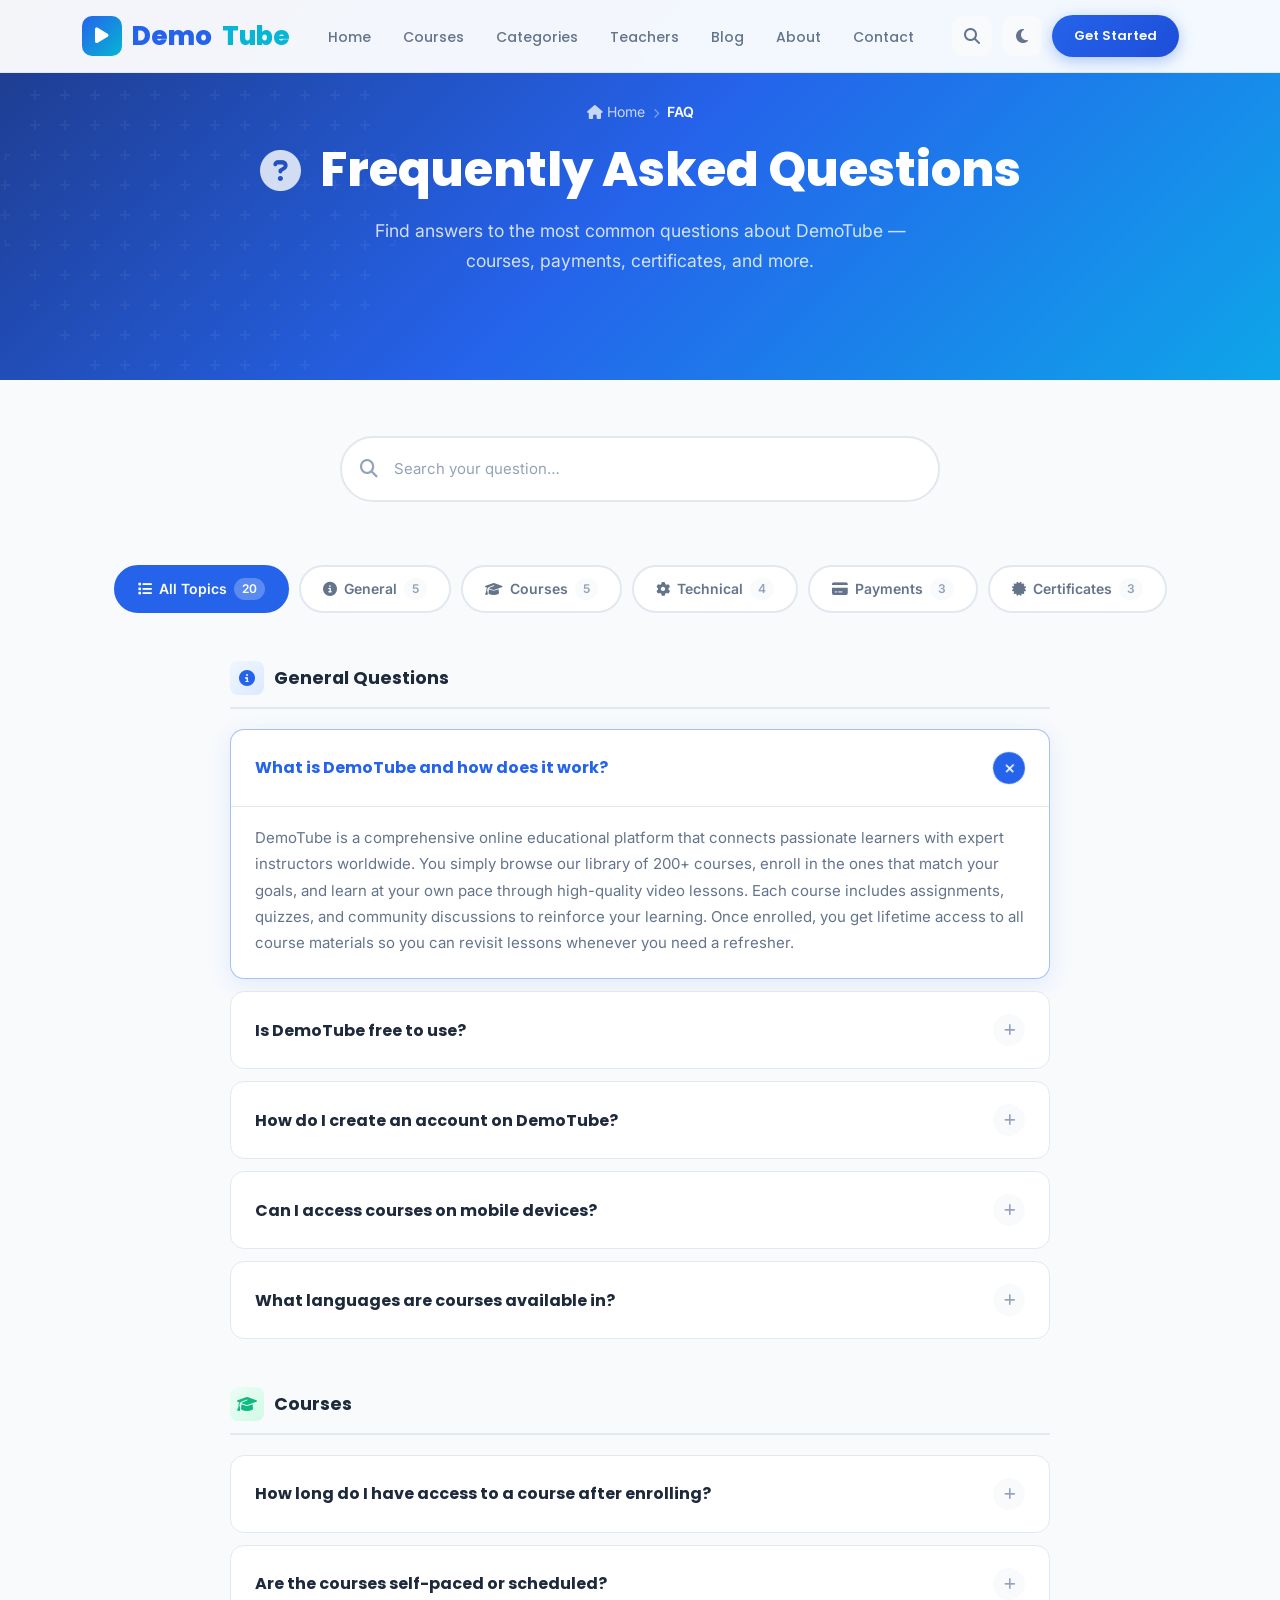
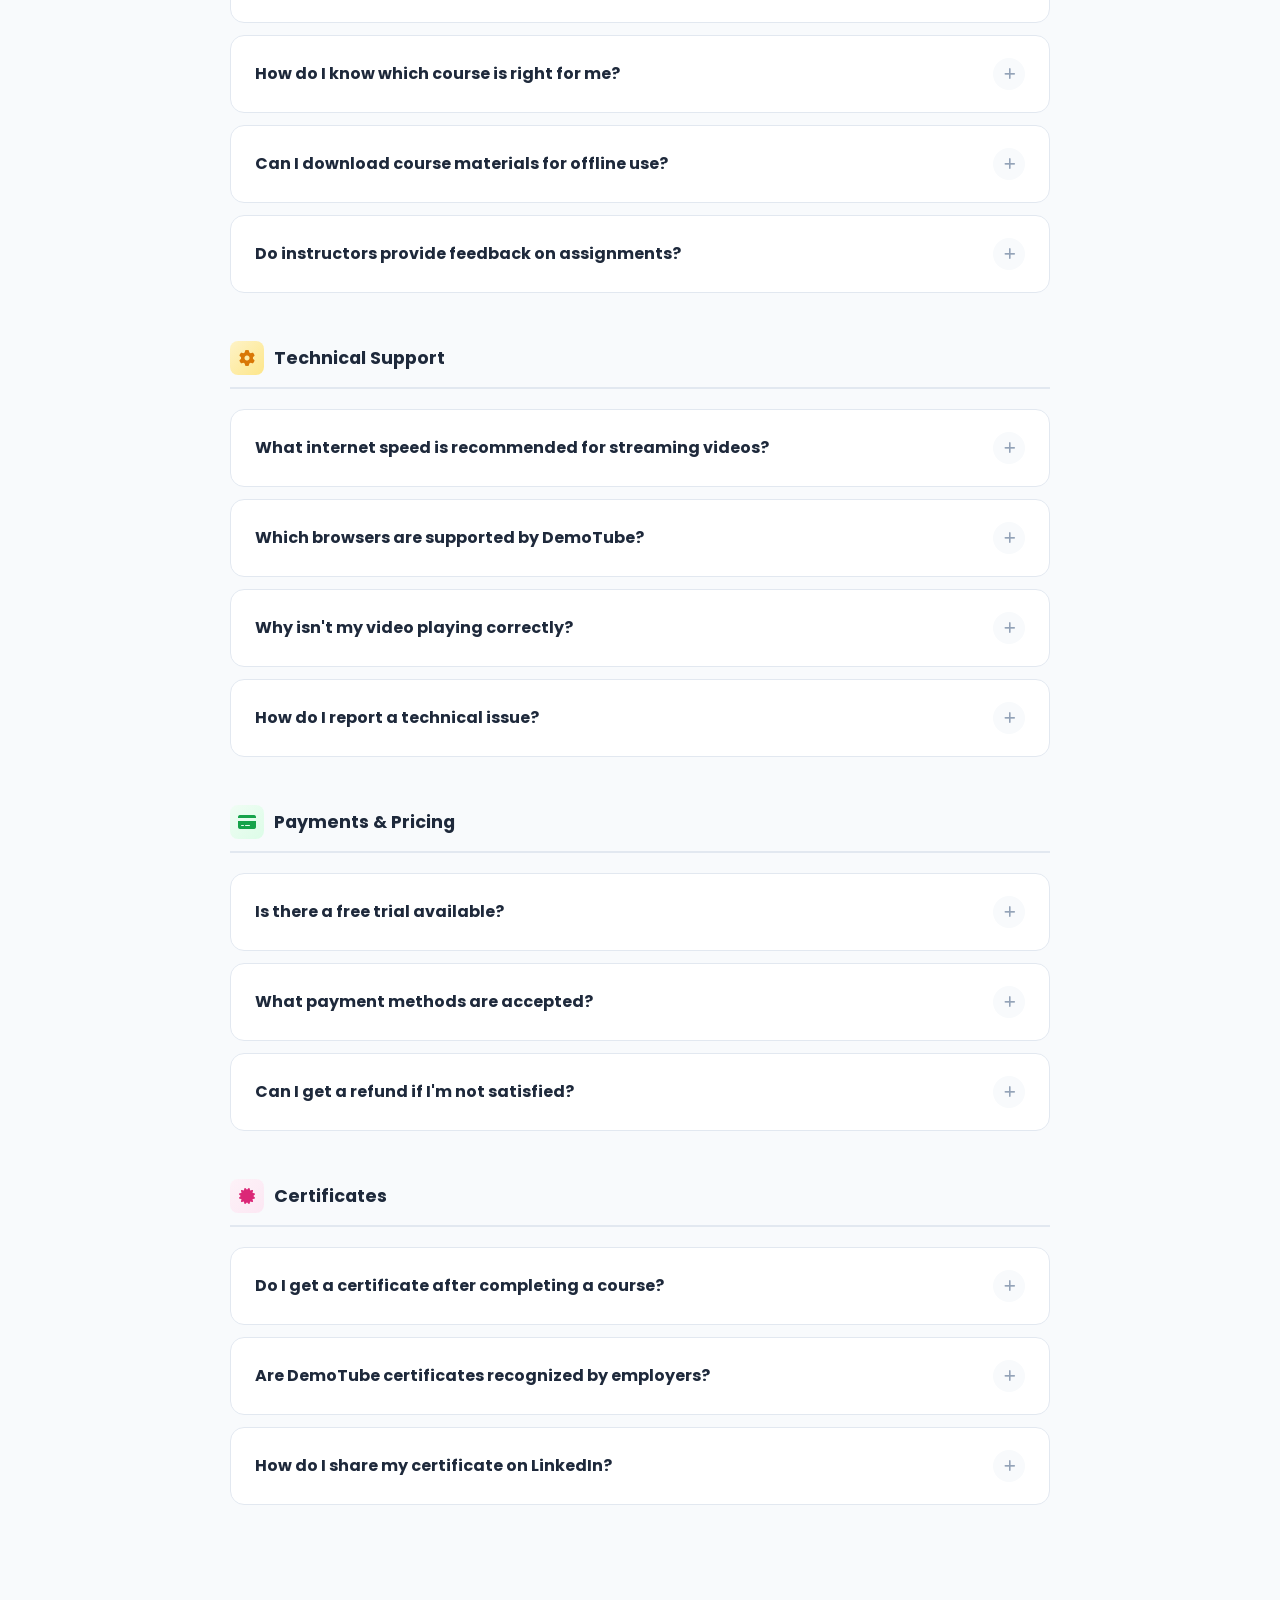
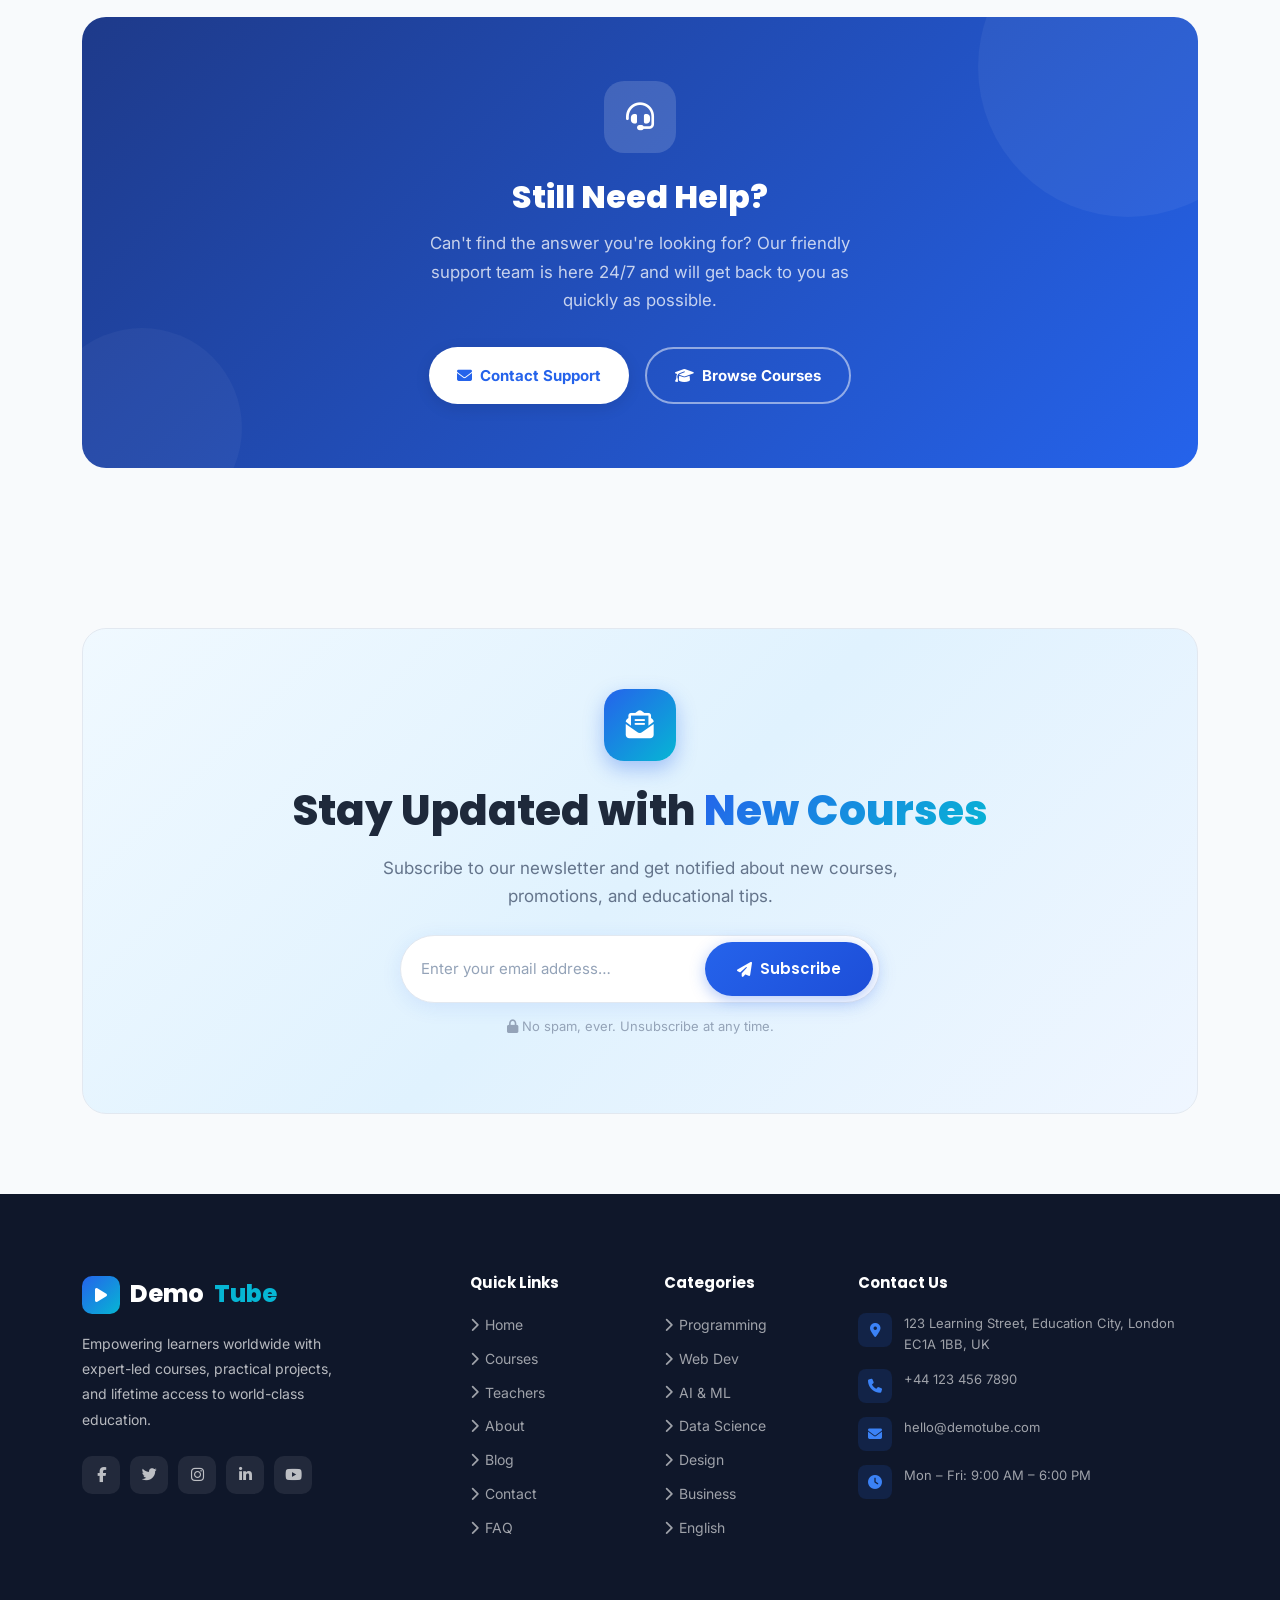
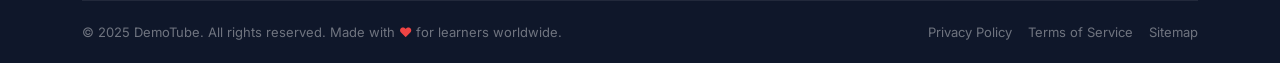
<file: demotube/faq.html>
<!DOCTYPE html>
<html lang="en" data-theme="light">
<head>
  <meta charset="UTF-8" />
  <meta name="viewport" content="width=device-width, initial-scale=1.0" />
  <meta name="description" content="DemoTube FAQ – Find answers to the most common questions about our online learning platform, courses, payments, certificates, and technical support." />
  <meta name="keywords" content="DemoTube FAQ, frequently asked questions, online learning help, course support" />
  <meta name="author" content="DemoTube" />
  <meta property="og:title" content="DemoTube – Frequently Asked Questions" />
  <meta property="og:description" content="Find answers to the most common questions about DemoTube." />
  <meta property="og:type" content="website" />
  <title>DemoTube – Frequently Asked Questions</title>

  <!-- Bootstrap 5 -->
  <link rel="stylesheet" href="https://cdn.jsdelivr.net/npm/bootstrap@5.3.2/dist/css/bootstrap.min.css" />
  <!-- Font Awesome -->
  <link rel="stylesheet" href="https://cdnjs.cloudflare.com/ajax/libs/font-awesome/6.5.0/css/all.min.css" />
  <!-- Swiper -->
  <link rel="stylesheet" href="https://cdn.jsdelivr.net/npm/swiper@11/swiper-bundle.min.css" />
  <!-- AOS -->
  <link rel="stylesheet" href="https://unpkg.com/aos@2.3.4/dist/aos.css" />
  <!-- Custom CSS -->
  <link rel="stylesheet" href="css/style.css" />
  <link rel="stylesheet" href="css/responsive.css" />

  <style>
    /* ── FAQ Page Specific Styles ── */
    .page-hero {
      background: linear-gradient(135deg, #1e3a8a 0%, #2563eb 50%, #0ea5e9 100%);
      padding: 100px 0 80px;
      position: relative;
      overflow: hidden;
    }
    .page-hero::before {
      content: '';
      position: absolute;
      inset: 0;
      background: url("data:image/svg+xml,%3Csvg width='60' height='60' viewBox='0 0 60 60' xmlns='http://www.w3.org/2000/svg'%3E%3Cg fill='none' fill-rule='evenodd'%3E%3Cg fill='%23ffffff' fill-opacity='0.05'%3E%3Cpath d='M36 34v-4h-2v4h-4v2h4v4h2v-4h4v-2h-4zm0-30V0h-2v4h-4v2h4v4h2V6h4V4h-4zM6 34v-4H4v4H0v2h4v4h2v-4h4v-2H6zM6 4V0H4v4H0v2h4v4h2V6h4V4H6z'/%3E%3C/g%3E%3C/g%3E%3C/svg%3E");
    }
    .page-hero-title {
      font-family: var(--font-heading);
      font-size: clamp(2rem, 5vw, 3rem);
      font-weight: 800;
      color: #fff;
      margin-bottom: 16px;
    }
    .page-hero-subtitle {
      font-size: 1.1rem;
      color: rgba(255,255,255,0.8);
      max-width: 540px;
      margin: 0 auto 24px;
    }
    .breadcrumb-custom {
      display: flex;
      align-items: center;
      justify-content: center;
      gap: 8px;
      font-size: 14px;
      color: rgba(255,255,255,0.65);
    }
    .breadcrumb-custom a {
      color: rgba(255,255,255,0.75);
      text-decoration: none;
      transition: color 0.2s;
    }
    .breadcrumb-custom a:hover { color: #fff; }
    .breadcrumb-custom .bc-sep { color: rgba(255,255,255,0.4); }
    .breadcrumb-custom .bc-current { color: #fff; font-weight: 600; }

    /* FAQ Search */
    .faq-search-section {
      padding: 56px 0 32px;
      background: var(--bg-secondary);
    }
    .faq-search-wrap {
      max-width: 600px;
      margin: 0 auto;
      position: relative;
    }
    .faq-search-wrap i {
      position: absolute;
      left: 20px;
      top: 50%;
      transform: translateY(-50%);
      color: #94a3b8;
      font-size: 18px;
      pointer-events: none;
    }
    .faq-search-input {
      width: 100%;
      padding: 18px 20px 18px 52px;
      border: 2px solid var(--border-color);
      border-radius: 50px;
      font-size: 15px;
      font-family: var(--font-body);
      background: var(--bg-primary);
      color: var(--text-primary);
      outline: none;
      transition: border-color 0.3s, box-shadow 0.3s;
    }
    .faq-search-input:focus {
      border-color: var(--primary);
      box-shadow: 0 0 0 4px rgba(37,99,235,0.12);
    }
    .faq-search-input::placeholder { color: #94a3b8; }

    /* FAQ Category Tabs */
    .faq-tabs-section {
      padding: 32px 0 0;
      background: var(--bg-secondary);
    }
    .faq-tabs {
      display: flex;
      flex-wrap: wrap;
      gap: 10px;
      justify-content: center;
    }
    .faq-tab-btn {
      padding: 10px 22px;
      border-radius: 50px;
      border: 2px solid var(--border-color);
      background: var(--bg-primary);
      color: var(--text-secondary);
      font-family: var(--font-body);
      font-size: 14px;
      font-weight: 600;
      cursor: pointer;
      transition: all 0.25s ease;
      display: inline-flex;
      align-items: center;
      gap: 7px;
    }
    .faq-tab-btn:hover {
      border-color: var(--primary);
      color: var(--primary);
    }
    .faq-tab-btn.active {
      background: var(--primary);
      border-color: var(--primary);
      color: #fff;
    }
    .faq-tab-btn .tab-count {
      background: rgba(255,255,255,0.25);
      border-radius: 20px;
      padding: 1px 8px;
      font-size: 12px;
    }
    .faq-tab-btn:not(.active) .tab-count {
      background: var(--bg-secondary);
      color: var(--text-muted);
    }

    /* FAQ Accordion */
    .faq-accordion-section {
      padding: 48px 0 64px;
      background: var(--bg-secondary);
    }
    .faq-group {
      margin-bottom: 48px;
    }
    .faq-group-title {
      font-family: var(--font-heading);
      font-size: 1.1rem;
      font-weight: 700;
      color: var(--text-primary);
      margin-bottom: 20px;
      padding-bottom: 12px;
      border-bottom: 2px solid var(--border-color);
      display: flex;
      align-items: center;
      gap: 10px;
    }
    .faq-group-title i {
      width: 34px;
      height: 34px;
      display: inline-flex;
      align-items: center;
      justify-content: center;
      border-radius: 8px;
      font-size: 16px;
    }
    .faq-item {
      background: var(--bg-primary);
      border: 1px solid var(--border-color);
      border-radius: 14px;
      margin-bottom: 12px;
      overflow: hidden;
      transition: box-shadow 0.3s, border-color 0.3s;
    }
    .faq-item:hover {
      border-color: rgba(37,99,235,0.3);
      box-shadow: 0 4px 20px rgba(37,99,235,0.08);
    }
    .faq-item.open {
      border-color: rgba(37,99,235,0.4);
      box-shadow: 0 6px 24px rgba(37,99,235,0.1);
    }
    .faq-question {
      width: 100%;
      background: none;
      border: none;
      padding: 22px 24px;
      display: flex;
      align-items: center;
      justify-content: space-between;
      gap: 16px;
      text-align: left;
      cursor: pointer;
      font-family: var(--font-heading);
      font-size: 1rem;
      font-weight: 700;
      color: var(--text-primary);
      transition: color 0.25s;
    }
    .faq-question:hover { color: var(--primary); }
    .faq-item.open .faq-question { color: var(--primary); }
    .faq-toggle-icon {
      width: 32px;
      height: 32px;
      min-width: 32px;
      border-radius: 50%;
      background: var(--bg-secondary);
      display: flex;
      align-items: center;
      justify-content: center;
      color: var(--text-muted);
      font-size: 13px;
      transition: background 0.25s, color 0.25s, transform 0.35s;
    }
    .faq-item.open .faq-toggle-icon {
      background: var(--primary);
      color: #fff;
      transform: rotate(45deg);
    }
    .faq-answer {
      max-height: 0;
      overflow: hidden;
      transition: max-height 0.4s cubic-bezier(0.4,0,0.2,1);
    }
    .faq-item.open .faq-answer {
      max-height: 500px;
    }
    .faq-answer-inner {
      padding: 0 24px 22px;
      font-size: 15px;
      line-height: 1.75;
      color: var(--text-secondary);
      border-top: 1px solid var(--border-color);
      padding-top: 18px;
    }

    /* Still Have Questions CTA */
    .faq-cta-section {
      padding: 0 0 80px;
      background: var(--bg-secondary);
    }
    .faq-cta-card {
      background: linear-gradient(135deg, #1e3a8a, #2563eb);
      border-radius: 24px;
      padding: 64px 48px;
      text-align: center;
      position: relative;
      overflow: hidden;
    }
    .faq-cta-card::before {
      content: '';
      position: absolute;
      width: 300px;
      height: 300px;
      border-radius: 50%;
      background: rgba(255,255,255,0.05);
      top: -100px;
      right: -80px;
    }
    .faq-cta-card::after {
      content: '';
      position: absolute;
      width: 200px;
      height: 200px;
      border-radius: 50%;
      background: rgba(255,255,255,0.04);
      bottom: -60px;
      left: -40px;
    }
    .faq-cta-icon {
      width: 72px;
      height: 72px;
      border-radius: 20px;
      background: rgba(255,255,255,0.15);
      display: flex;
      align-items: center;
      justify-content: center;
      margin: 0 auto 24px;
      font-size: 28px;
      color: #fff;
    }
    .faq-cta-card h2 {
      font-family: var(--font-heading);
      font-size: 2rem;
      font-weight: 800;
      color: #fff;
      margin-bottom: 12px;
    }
    .faq-cta-card p {
      color: rgba(255,255,255,0.75);
      font-size: 1.05rem;
      margin-bottom: 32px;
      max-width: 440px;
      margin-left: auto;
      margin-right: auto;
    }
    .btn-white-custom {
      display: inline-flex;
      align-items: center;
      gap: 8px;
      padding: 14px 28px;
      background: #fff;
      color: var(--primary);
      border-radius: 50px;
      font-weight: 700;
      font-size: 15px;
      text-decoration: none;
      transition: all 0.3s ease;
      font-family: var(--font-body);
    }
    .btn-white-custom:hover {
      background: rgba(255,255,255,0.9);
      color: var(--primary);
      transform: translateY(-2px);
      box-shadow: 0 8px 24px rgba(0,0,0,0.2);
    }
    .btn-outline-white {
      display: inline-flex;
      align-items: center;
      gap: 8px;
      padding: 14px 28px;
      background: transparent;
      color: #fff;
      border: 2px solid rgba(255,255,255,0.5);
      border-radius: 50px;
      font-weight: 700;
      font-size: 15px;
      text-decoration: none;
      transition: all 0.3s ease;
      font-family: var(--font-body);
    }
    .btn-outline-white:hover {
      background: rgba(255,255,255,0.1);
      color: #fff;
      border-color: #fff;
      transform: translateY(-2px);
    }
  </style>
</head>
<body>

<!-- ===================== NAVBAR ===================== -->
<nav class="navbar" role="navigation" aria-label="Main navigation">
  <div class="container">
    <div class="navbar-inner">
      <a href="index.html" class="navbar-brand-custom" aria-label="DemoTube Home">
        <div class="brand-icon" aria-hidden="true"><i class="fas fa-play"></i></div>
        Demo<span style="color:var(--secondary)">Tube</span>
      </a>

      <ul class="nav-menu" role="list">
        <li><a href="index.html" class="nav-link-custom">Home</a></li>
        <li><a href="courses.html" class="nav-link-custom">Courses</a></li>
        <li><a href="categories.html" class="nav-link-custom">Categories</a></li>
        <li><a href="teachers.html" class="nav-link-custom">Teachers</a></li>
        <li><a href="blog.html" class="nav-link-custom">Blog</a></li>
        <li><a href="about.html" class="nav-link-custom">About</a></li>
        <li><a href="contact.html" class="nav-link-custom">Contact</a></li>
      </ul>

      <div class="nav-actions">
        <button class="nav-icon-btn" id="navSearchBtn" aria-label="Open search">
          <i class="fas fa-search" aria-hidden="true"></i>
        </button>
        <button class="nav-icon-btn" data-theme-toggle aria-label="Toggle dark mode">
          <i class="fas fa-moon" aria-hidden="true"></i>
        </button>
        <a href="courses.html" class="btn-primary-custom d-none d-md-inline-flex" style="padding:10px 22px;font-size:13px;">
          Get Started
        </a>
        <button class="mobile-menu-btn" aria-label="Toggle menu" aria-expanded="false">
          <span></span><span></span><span></span>
        </button>
      </div>
    </div>
  </div>
</nav>

<!-- Mobile Nav -->
<div class="mobile-nav" role="navigation" aria-label="Mobile navigation">
  <div class="container">
    <a href="index.html" class="nav-link-custom">Home</a>
    <a href="courses.html" class="nav-link-custom">Courses</a>
    <a href="categories.html" class="nav-link-custom">Categories</a>
    <a href="teachers.html" class="nav-link-custom">Teachers</a>
    <a href="blog.html" class="nav-link-custom">Blog</a>
    <a href="about.html" class="nav-link-custom">About</a>
    <a href="contact.html" class="nav-link-custom">Contact</a>
    <a href="faq.html" class="nav-link-custom active">FAQ</a>
    <div style="padding:12px 24px;">
      <a href="courses.html" class="btn-primary-custom" style="width:100%;justify-content:center;">Get Started</a>
    </div>
  </div>
</div>

<!-- Search Overlay -->
<div id="searchOverlay" style="display:none;opacity:0;position:fixed;inset:0;background:rgba(15,23,42,0.85);backdrop-filter:blur(8px);z-index:2000;align-items:center;justify-content:center;padding:24px;transition:opacity 0.3s ease;">
  <div style="width:100%;max-width:600px;position:relative;">
    <button id="searchClose" style="position:absolute;top:-50px;right:0;background:transparent;border:none;color:white;font-size:24px;cursor:pointer;" aria-label="Close search"><i class="fas fa-times"></i></button>
    <div style="position:relative;">
      <i class="fas fa-search" style="position:absolute;left:20px;top:50%;transform:translateY(-50%);color:#64748b;font-size:18px;"></i>
      <input id="globalSearch" type="text" placeholder="Search courses, topics, teachers…" aria-label="Global search" style="width:100%;padding:18px 20px 18px 52px;background:white;border:none;border-radius:16px;font-size:18px;font-family:var(--font-body);outline:none;color:#1e293b;" />
    </div>
    <p style="color:rgba(255,255,255,0.5);font-size:14px;margin-top:12px;text-align:center;">Press ESC to close</p>
  </div>
</div>

<!-- ===================== PAGE HERO ===================== -->
<section class="page-hero" aria-label="FAQ page hero">
  <div class="container">
    <div class="text-center" style="position:relative;z-index:1;">
      <div class="breadcrumb-custom mb-3" aria-label="Breadcrumb">
        <a href="index.html"><i class="fas fa-home" aria-hidden="true"></i> Home</a>
        <span class="bc-sep" aria-hidden="true"><i class="fas fa-chevron-right" style="font-size:10px;"></i></span>
        <span class="bc-current">FAQ</span>
      </div>
      <h1 class="page-hero-title" data-aos="fade-up">
        <i class="fas fa-question-circle" style="font-size:0.85em;opacity:0.8;margin-right:10px;" aria-hidden="true"></i>
        Frequently Asked Questions
      </h1>
      <p class="page-hero-subtitle" data-aos="fade-up" data-aos-delay="100">
        Find answers to the most common questions about DemoTube — courses, payments, certificates, and more.
      </p>
    </div>
  </div>
</section>

<!-- ===================== FAQ SEARCH BAR ===================== -->
<section class="faq-search-section" aria-label="Search FAQs">
  <div class="container">
    <div class="faq-search-wrap" data-aos="fade-up">
      <i class="fas fa-search" aria-hidden="true"></i>
      <input
        type="text"
        class="faq-search-input"
        placeholder="Search your question…"
        aria-label="Search frequently asked questions"
      />
    </div>
  </div>
</section>

<!-- ===================== FAQ CATEGORY TABS ===================== -->
<section class="faq-tabs-section" aria-label="FAQ categories">
  <div class="container">
    <div class="faq-tabs" role="tablist" data-aos="fade-up" data-aos-delay="50">
      <button class="faq-tab-btn active" role="tab" aria-selected="true" data-category="all">
        <i class="fas fa-list" aria-hidden="true"></i> All Topics
        <span class="tab-count">20</span>
      </button>
      <button class="faq-tab-btn" role="tab" aria-selected="false" data-category="general">
        <i class="fas fa-info-circle" aria-hidden="true"></i> General
        <span class="tab-count">5</span>
      </button>
      <button class="faq-tab-btn" role="tab" aria-selected="false" data-category="courses">
        <i class="fas fa-graduation-cap" aria-hidden="true"></i> Courses
        <span class="tab-count">5</span>
      </button>
      <button class="faq-tab-btn" role="tab" aria-selected="false" data-category="technical">
        <i class="fas fa-cog" aria-hidden="true"></i> Technical
        <span class="tab-count">4</span>
      </button>
      <button class="faq-tab-btn" role="tab" aria-selected="false" data-category="payments">
        <i class="fas fa-credit-card" aria-hidden="true"></i> Payments
        <span class="tab-count">3</span>
      </button>
      <button class="faq-tab-btn" role="tab" aria-selected="false" data-category="certificates">
        <i class="fas fa-certificate" aria-hidden="true"></i> Certificates
        <span class="tab-count">3</span>
      </button>
    </div>
  </div>
</section>

<!-- ===================== FAQ ACCORDION ===================== -->
<section class="faq-accordion-section" aria-label="FAQ accordion">
  <div class="container">
    <div style="max-width:820px;margin:0 auto;">

      <!-- GENERAL -->
      <div class="faq-group" data-aos="fade-up">
        <h2 class="faq-group-title">
          <i class="fas fa-info-circle" style="background:linear-gradient(135deg,#eff6ff,#dbeafe);color:#2563eb;" aria-hidden="true"></i>
          General Questions
        </h2>

        <!-- Q1 -->
        <div class="faq-item" data-category="general">
          <button class="faq-question" aria-expanded="false">
            What is DemoTube and how does it work?
            <span class="faq-toggle-icon" aria-hidden="true"><i class="fas fa-plus"></i></span>
          </button>
          <div class="faq-answer" role="region">
            <div class="faq-answer-inner">
              DemoTube is a comprehensive online educational platform that connects passionate learners with expert instructors worldwide. You simply browse our library of 200+ courses, enroll in the ones that match your goals, and learn at your own pace through high-quality video lessons. Each course includes assignments, quizzes, and community discussions to reinforce your learning. Once enrolled, you get lifetime access to all course materials so you can revisit lessons whenever you need a refresher.
            </div>
          </div>
        </div>

        <!-- Q2 -->
        <div class="faq-item" data-category="general">
          <button class="faq-question" aria-expanded="false">
            Is DemoTube free to use?
            <span class="faq-toggle-icon" aria-hidden="true"><i class="fas fa-plus"></i></span>
          </button>
          <div class="faq-answer" role="region">
            <div class="faq-answer-inner">
              DemoTube offers a generous selection of completely free courses that you can start learning right away without any payment. We also have premium courses with deeper content, exclusive projects, and personalized instructor feedback, available at affordable one-time prices. Creating an account is always 100% free, and there are no hidden subscription fees. Check our free tier to explore the platform before investing in a premium course.
            </div>
          </div>
        </div>

        <!-- Q3 -->
        <div class="faq-item" data-category="general">
          <button class="faq-question" aria-expanded="false">
            How do I create an account on DemoTube?
            <span class="faq-toggle-icon" aria-hidden="true"><i class="fas fa-plus"></i></span>
          </button>
          <div class="faq-answer" role="region">
            <div class="faq-answer-inner">
              Signing up for DemoTube is quick and takes less than two minutes. Click the "Get Started" button on any page, enter your name, email address, and a secure password, and you're ready to go. You can also sign up using your existing Google or Facebook account for even faster access. After registration, you'll receive a confirmation email — once verified, your full account is activated and you can enroll in courses immediately.
            </div>
          </div>
        </div>

        <!-- Q4 -->
        <div class="faq-item" data-category="general">
          <button class="faq-question" aria-expanded="false">
            Can I access courses on mobile devices?
            <span class="faq-toggle-icon" aria-hidden="true"><i class="fas fa-plus"></i></span>
          </button>
          <div class="faq-answer" role="region">
            <div class="faq-answer-inner">
              Absolutely! DemoTube is fully optimized for all screen sizes, so you can learn seamlessly on smartphones, tablets, laptops, and desktops. Our responsive design ensures videos, quizzes, and course materials display perfectly on any device. We also offer an offline download feature for mobile users on select courses, so you can continue learning even without an internet connection. Simply open the DemoTube website in your mobile browser to get started.
            </div>
          </div>
        </div>

        <!-- Q5 -->
        <div class="faq-item" data-category="general">
          <button class="faq-question" aria-expanded="false">
            What languages are courses available in?
            <span class="faq-toggle-icon" aria-hidden="true"><i class="fas fa-plus"></i></span>
          </button>
          <div class="faq-answer" role="region">
            <div class="faq-answer-inner">
              DemoTube currently offers courses primarily in English, with a growing selection of courses in Spanish, French, Arabic, Hindi, Urdu, and Mandarin. Many of our English-language courses include subtitles and closed captions in 15+ languages, making them accessible to a global audience. We are continuously expanding our multilingual library — if you'd like to see courses in a specific language, please let us know through our feedback form and we'll prioritize it.
            </div>
          </div>
        </div>
      </div>

      <!-- COURSES -->
      <div class="faq-group" data-aos="fade-up" data-aos-delay="50">
        <h2 class="faq-group-title">
          <i class="fas fa-graduation-cap" style="background:linear-gradient(135deg,#ecfdf5,#d1fae5);color:#10b981;" aria-hidden="true"></i>
          Courses
        </h2>

        <!-- Q6 -->
        <div class="faq-item" data-category="courses">
          <button class="faq-question" aria-expanded="false">
            How long do I have access to a course after enrolling?
            <span class="faq-toggle-icon" aria-hidden="true"><i class="fas fa-plus"></i></span>
          </button>
          <div class="faq-answer" role="region">
            <div class="faq-answer-inner">
              Once you enroll in a course on DemoTube — whether free or paid — you get lifetime access to all its content, including future updates the instructor adds. There are no expiry dates, no subscription renewals, and no time pressure. You can learn at whatever pace suits your lifestyle and revisit any lesson or resource at any time. This includes all video lectures, downloadable materials, quizzes, and discussion forums associated with the course.
            </div>
          </div>
        </div>

        <!-- Q7 -->
        <div class="faq-item" data-category="courses">
          <button class="faq-question" aria-expanded="false">
            Are the courses self-paced or scheduled?
            <span class="faq-toggle-icon" aria-hidden="true"><i class="fas fa-plus"></i></span>
          </button>
          <div class="faq-answer" role="region">
            <div class="faq-answer-inner">
              Almost all DemoTube courses are 100% self-paced, meaning you decide when and how fast you learn. There are no fixed deadlines, no live sessions to attend, and no penalties for taking longer. A small number of advanced programs include optional live Q&amp;A sessions with instructors, but these are always recorded and made available for those who cannot attend live. This flexibility makes DemoTube ideal for working professionals, students, and busy parents alike.
            </div>
          </div>
        </div>

        <!-- Q8 -->
        <div class="faq-item" data-category="courses">
          <button class="faq-question" aria-expanded="false">
            How do I know which course is right for me?
            <span class="faq-toggle-icon" aria-hidden="true"><i class="fas fa-plus"></i></span>
          </button>
          <div class="faq-answer" role="region">
            <div class="faq-answer-inner">
              Each course page includes a detailed description, a full curriculum outline, prerequisite information, and sample lesson previews so you can make an informed choice before enrolling. We also display student reviews, ratings, instructor credentials, and estimated completion time. If you're unsure about your level, look for courses labeled "Beginner" — these assume zero prior knowledge. You can also browse our Categories page to explore subject areas and filter by skill level, duration, or rating to narrow down your options.
            </div>
          </div>
        </div>

        <!-- Q9 -->
        <div class="faq-item" data-category="courses">
          <button class="faq-question" aria-expanded="false">
            Can I download course materials for offline use?
            <span class="faq-toggle-icon" aria-hidden="true"><i class="fas fa-plus"></i></span>
          </button>
          <div class="faq-answer" role="region">
            <div class="faq-answer-inner">
              Yes! DemoTube provides downloadable resources such as lecture notes, PDF summaries, code files, cheat sheets, and project starter files for most courses. These can be downloaded directly from the course dashboard at any time. For premium courses, select videos may also be downloadable for offline viewing via supported devices. Any downloaded materials remain accessible indefinitely as part of your lifetime enrollment.
            </div>
          </div>
        </div>

        <!-- Q10 -->
        <div class="faq-item" data-category="courses">
          <button class="faq-question" aria-expanded="false">
            Do instructors provide feedback on assignments?
            <span class="faq-toggle-icon" aria-hidden="true"><i class="fas fa-plus"></i></span>
          </button>
          <div class="faq-answer" role="region">
            <div class="faq-answer-inner">
              Instructor engagement varies by course, but most DemoTube instructors actively monitor the course Q&amp;A section and typically respond to student questions within 24–48 hours. Premium courses often include assignment reviews where instructors provide personalized written feedback on your submitted projects. Additionally, our vibrant peer community allows fellow students to share insights and review each other's work. We encourage instructors to maintain a response rate of 80% or higher to ensure quality support for every learner.
            </div>
          </div>
        </div>
      </div>

      <!-- TECHNICAL -->
      <div class="faq-group" data-aos="fade-up" data-aos-delay="100">
        <h2 class="faq-group-title">
          <i class="fas fa-cog" style="background:linear-gradient(135deg,#fef3c7,#fde68a);color:#d97706;" aria-hidden="true"></i>
          Technical Support
        </h2>

        <!-- Q11 -->
        <div class="faq-item" data-category="technical">
          <button class="faq-question" aria-expanded="false">
            What internet speed is recommended for streaming videos?
            <span class="faq-toggle-icon" aria-hidden="true"><i class="fas fa-plus"></i></span>
          </button>
          <div class="faq-answer" role="region">
            <div class="faq-answer-inner">
              For a smooth learning experience, we recommend a minimum internet speed of 5 Mbps for standard definition video (720p) and at least 10 Mbps for high definition content (1080p). If your connection is slower, you can manually select a lower video quality in the player settings — even 2 Mbps is sufficient for 480p streaming. DemoTube's video player also uses adaptive bitrate streaming, which automatically adjusts quality based on your current bandwidth so you experience minimal buffering.
            </div>
          </div>
        </div>

        <!-- Q12 -->
        <div class="faq-item" data-category="technical">
          <button class="faq-question" aria-expanded="false">
            Which browsers are supported by DemoTube?
            <span class="faq-toggle-icon" aria-hidden="true"><i class="fas fa-plus"></i></span>
          </button>
          <div class="faq-answer" role="region">
            <div class="faq-answer-inner">
              DemoTube is fully supported on all modern browsers, including Google Chrome (recommended), Mozilla Firefox, Microsoft Edge, Apple Safari, and Opera. We recommend keeping your browser updated to the latest version for the best performance and security. Internet Explorer is not supported. For mobile users, the platform works seamlessly in Chrome for Android and Safari for iOS. If you encounter any display issues, try clearing your browser cache or switching to Chrome.
            </div>
          </div>
        </div>

        <!-- Q13 -->
        <div class="faq-item" data-category="technical">
          <button class="faq-question" aria-expanded="false">
            Why isn't my video playing correctly?
            <span class="faq-toggle-icon" aria-hidden="true"><i class="fas fa-plus"></i></span>
          </button>
          <div class="faq-answer" role="region">
            <div class="faq-answer-inner">
              If a video isn't playing properly, there are a few quick fixes to try. First, refresh the page and check your internet connection speed. If the issue persists, clear your browser's cache and cookies, then reload the page. Try disabling any browser extensions or ad blockers, as these can sometimes interfere with our video player. Switching to a different browser (e.g., Chrome) often resolves playback issues. If none of these steps help, please report the problem via our support page and include your browser version and operating system details.
            </div>
          </div>
        </div>

        <!-- Q14 -->
        <div class="faq-item" data-category="technical">
          <button class="faq-question" aria-expanded="false">
            How do I report a technical issue?
            <span class="faq-toggle-icon" aria-hidden="true"><i class="fas fa-plus"></i></span>
          </button>
          <div class="faq-answer" role="region">
            <div class="faq-answer-inner">
              We make it easy to report technical problems so we can fix them quickly. Visit our <a href="contact.html" style="color:var(--primary);font-weight:600;">Contact page</a> and fill out the support form, selecting "Technical Issue" as the category. Please include as much detail as possible — your browser, operating system, the course name, and a description of what happened. Screenshots or screen recordings are especially helpful. Our technical support team responds to all reports within 24 business hours and will keep you updated on the resolution progress.
            </div>
          </div>
        </div>
      </div>

      <!-- PAYMENTS -->
      <div class="faq-group" data-aos="fade-up" data-aos-delay="150">
        <h2 class="faq-group-title">
          <i class="fas fa-credit-card" style="background:linear-gradient(135deg,#f0fdf4,#dcfce7);color:#16a34a;" aria-hidden="true"></i>
          Payments &amp; Pricing
        </h2>

        <!-- Q15 -->
        <div class="faq-item" data-category="payments">
          <button class="faq-question" aria-expanded="false">
            Is there a free trial available?
            <span class="faq-toggle-icon" aria-hidden="true"><i class="fas fa-plus"></i></span>
          </button>
          <div class="faq-answer" role="region">
            <div class="faq-answer-inner">
              Yes — DemoTube gives you free access to a curated selection of full courses with no credit card required, ever. For premium courses, you can preview the first few lessons for free before deciding to enroll. This lets you evaluate the instructor's teaching style, video quality, and content depth before making any financial commitment. We want you to be completely confident before you invest, which is why we also offer a 30-day money-back guarantee on all paid purchases.
            </div>
          </div>
        </div>

        <!-- Q16 -->
        <div class="faq-item" data-category="payments">
          <button class="faq-question" aria-expanded="false">
            What payment methods are accepted?
            <span class="faq-toggle-icon" aria-hidden="true"><i class="fas fa-plus"></i></span>
          </button>
          <div class="faq-answer" role="region">
            <div class="faq-answer-inner">
              DemoTube accepts a wide range of payment methods to make enrollment as convenient as possible. These include all major credit and debit cards (Visa, MasterCard, American Express), PayPal, Google Pay, Apple Pay, and bank transfers in select regions. All transactions are secured with industry-standard SSL encryption and processed through trusted payment gateways. Once a payment is confirmed, you receive an instant email receipt, and your course access is activated immediately.
            </div>
          </div>
        </div>

        <!-- Q17 -->
        <div class="faq-item" data-category="payments">
          <button class="faq-question" aria-expanded="false">
            Can I get a refund if I'm not satisfied?
            <span class="faq-toggle-icon" aria-hidden="true"><i class="fas fa-plus"></i></span>
          </button>
          <div class="faq-answer" role="region">
            <div class="faq-answer-inner">
              Absolutely. DemoTube offers a 30-day money-back guarantee on all paid courses, no questions asked. If you enroll in a course and feel it doesn't meet your expectations for any reason, simply contact our support team within 30 days of purchase and we will process a full refund to your original payment method. Refunds typically appear within 5–10 business days depending on your bank. Note that courses purchased during special promotions may have modified refund policies, which are clearly stated at the time of purchase.
            </div>
          </div>
        </div>
      </div>

      <!-- CERTIFICATES -->
      <div class="faq-group" data-aos="fade-up" data-aos-delay="200">
        <h2 class="faq-group-title">
          <i class="fas fa-certificate" style="background:linear-gradient(135deg,#fdf2f8,#fce7f3);color:#db2777;" aria-hidden="true"></i>
          Certificates
        </h2>

        <!-- Q18 -->
        <div class="faq-item" data-category="certificates">
          <button class="faq-question" aria-expanded="false">
            Do I get a certificate after completing a course?
            <span class="faq-toggle-icon" aria-hidden="true"><i class="fas fa-plus"></i></span>
          </button>
          <div class="faq-answer" role="region">
            <div class="faq-answer-inner">
              Yes! Upon completing 100% of a course — all lessons, quizzes, and any required assignments — DemoTube automatically generates a personalized Certificate of Completion. The certificate includes your name, the course title, the instructor's name, the completion date, and a unique verification ID. You can download it as a high-resolution PDF, print it, or share it digitally. Certificates are available for both free and paid courses, so your hard work is always recognized and documented.
            </div>
          </div>
        </div>

        <!-- Q19 -->
        <div class="faq-item" data-category="certificates">
          <button class="faq-question" aria-expanded="false">
            Are DemoTube certificates recognized by employers?
            <span class="faq-toggle-icon" aria-hidden="true"><i class="fas fa-plus"></i></span>
          </button>
          <div class="faq-answer" role="region">
            <div class="faq-answer-inner">
              DemoTube certificates are increasingly recognized by employers across the technology, creative, and business industries as evidence of self-driven learning and practical skill development. Each certificate carries a unique verification URL that hiring managers can use to confirm its authenticity online. While our certificates are not formally accredited by government bodies like a university degree, many of our students have used them to land jobs, promotions, and freelance contracts at companies including startups and Fortune 500 firms. Pairing your certificate with a strong portfolio project significantly increases its value to employers.
            </div>
          </div>
        </div>

        <!-- Q20 -->
        <div class="faq-item" data-category="certificates">
          <button class="faq-question" aria-expanded="false">
            How do I share my certificate on LinkedIn?
            <span class="faq-toggle-icon" aria-hidden="true"><i class="fas fa-plus"></i></span>
          </button>
          <div class="faq-answer" role="region">
            <div class="faq-answer-inner">
              Sharing your DemoTube certificate on LinkedIn is simple and takes just a few seconds. From your course dashboard, click "View Certificate" and then select the "Add to LinkedIn" button — this will take you directly to LinkedIn's "Add License &amp; Certification" section, with most fields pre-filled for you. Enter the completion date, add the certificate URL for verification, and click Save. Your new certification will appear on your LinkedIn profile under the "Licenses &amp; Certifications" section, visible to recruiters and connections. You can also download the certificate PDF and attach it to job applications or email signatures.
            </div>
          </div>
        </div>
      </div>

    </div>
  </div>
</section>

<!-- ===================== STILL HAVE QUESTIONS CTA ===================== -->
<section class="faq-cta-section" aria-label="Contact support CTA">
  <div class="container">
    <div class="faq-cta-card" data-aos="fade-up">
      <div class="faq-cta-icon" aria-hidden="true">
        <i class="fas fa-headset"></i>
      </div>
      <h2>Still Need Help?</h2>
      <p>Can't find the answer you're looking for? Our friendly support team is here 24/7 and will get back to you as quickly as possible.</p>
      <div class="d-flex flex-wrap gap-3 justify-content-center" style="position:relative;z-index:1;">
        <a href="contact.html" class="btn-white-custom">
          <i class="fas fa-envelope" aria-hidden="true"></i> Contact Support
        </a>
        <a href="courses.html" class="btn-outline-white">
          <i class="fas fa-graduation-cap" aria-hidden="true"></i> Browse Courses
        </a>
      </div>
    </div>
  </div>
</section>

<!-- ===================== NEWSLETTER ===================== -->
<section class="section-padding bg-section" aria-labelledby="newsletter-heading">
  <div class="container">
    <div class="newsletter-section" data-aos="fade-up">
      <div class="newsletter-icon" aria-hidden="true"><i class="fas fa-envelope-open-text"></i></div>
      <h2 class="section-title" id="newsletter-heading">Stay Updated with <span class="gradient-text">New Courses</span></h2>
      <p class="section-subtitle mb-4">Subscribe to our newsletter and get notified about new courses, promotions, and educational tips.</p>
      <form id="newsletterForm" action="#" novalidate aria-label="Newsletter subscription">
        <div class="newsletter-form">
          <input type="email" placeholder="Enter your email address…" aria-label="Email address" required />
          <button type="submit" class="btn-primary-custom" style="border-radius:50px;white-space:nowrap;">
            <i class="fas fa-paper-plane" aria-hidden="true"></i> Subscribe
          </button>
        </div>
      </form>
      <p style="font-size:13px;color:var(--text-muted);margin-top:12px;">
        <i class="fas fa-lock" aria-hidden="true"></i> No spam, ever. Unsubscribe at any time.
      </p>
    </div>
  </div>
</section>

<!-- ===================== FOOTER ===================== -->
<footer class="footer" role="contentinfo">
  <div class="container">
    <div class="row g-5">
      <div class="col-md-6 col-lg-4">
        <div class="footer-brand" aria-label="DemoTube">
          <div class="brand-icon" aria-hidden="true"><i class="fas fa-play"></i></div>
          Demo<span style="color:var(--secondary);">Tube</span>
        </div>
        <p class="footer-desc">Empowering learners worldwide with expert-led courses, practical projects, and lifetime access to world-class education.</p>
        <div class="footer-social" aria-label="Social media links">
          <a href="#" class="footer-social-btn" aria-label="Follow us on Facebook"><i class="fab fa-facebook-f"></i></a>
          <a href="#" class="footer-social-btn" aria-label="Follow us on Twitter"><i class="fab fa-twitter"></i></a>
          <a href="#" class="footer-social-btn" aria-label="Follow us on Instagram"><i class="fab fa-instagram"></i></a>
          <a href="#" class="footer-social-btn" aria-label="Follow us on LinkedIn"><i class="fab fa-linkedin-in"></i></a>
          <a href="#" class="footer-social-btn" aria-label="Follow us on YouTube"><i class="fab fa-youtube"></i></a>
        </div>
      </div>
      <div class="col-6 col-lg-2">
        <h3 class="footer-title">Quick Links</h3>
        <nav aria-label="Footer navigation">
          <ul class="footer-links">
            <li><a href="index.html"><i class="fas fa-chevron-right" aria-hidden="true"></i> Home</a></li>
            <li><a href="courses.html"><i class="fas fa-chevron-right" aria-hidden="true"></i> Courses</a></li>
            <li><a href="teachers.html"><i class="fas fa-chevron-right" aria-hidden="true"></i> Teachers</a></li>
            <li><a href="about.html"><i class="fas fa-chevron-right" aria-hidden="true"></i> About</a></li>
            <li><a href="blog.html"><i class="fas fa-chevron-right" aria-hidden="true"></i> Blog</a></li>
            <li><a href="contact.html"><i class="fas fa-chevron-right" aria-hidden="true"></i> Contact</a></li>
            <li><a href="faq.html"><i class="fas fa-chevron-right" aria-hidden="true"></i> FAQ</a></li>
          </ul>
        </nav>
      </div>
      <div class="col-6 col-lg-2">
        <h3 class="footer-title">Categories</h3>
        <ul class="footer-links">
          <li><a href="courses.html"><i class="fas fa-chevron-right" aria-hidden="true"></i> Programming</a></li>
          <li><a href="courses.html"><i class="fas fa-chevron-right" aria-hidden="true"></i> Web Dev</a></li>
          <li><a href="courses.html"><i class="fas fa-chevron-right" aria-hidden="true"></i> AI &amp; ML</a></li>
          <li><a href="courses.html"><i class="fas fa-chevron-right" aria-hidden="true"></i> Data Science</a></li>
          <li><a href="courses.html"><i class="fas fa-chevron-right" aria-hidden="true"></i> Design</a></li>
          <li><a href="courses.html"><i class="fas fa-chevron-right" aria-hidden="true"></i> Business</a></li>
          <li><a href="courses.html"><i class="fas fa-chevron-right" aria-hidden="true"></i> English</a></li>
        </ul>
      </div>
      <div class="col-md-6 col-lg-4">
        <h3 class="footer-title">Contact Us</h3>
        <div class="footer-contact-item">
          <div class="footer-contact-icon" aria-hidden="true"><i class="fas fa-map-marker-alt"></i></div>
          <div class="footer-contact-info">123 Learning Street, Education City, London EC1A 1BB, UK</div>
        </div>
        <div class="footer-contact-item">
          <div class="footer-contact-icon" aria-hidden="true"><i class="fas fa-phone"></i></div>
          <div class="footer-contact-info"><a href="tel:+441234567890" style="color:rgba(255,255,255,0.6);">+44 123 456 7890</a></div>
        </div>
        <div class="footer-contact-item">
          <div class="footer-contact-icon" aria-hidden="true"><i class="fas fa-envelope"></i></div>
          <div class="footer-contact-info"><a href="mailto:hello@demotube.com" style="color:rgba(255,255,255,0.6);">hello@demotube.com</a></div>
        </div>
        <div class="footer-contact-item">
          <div class="footer-contact-icon" aria-hidden="true"><i class="fas fa-clock"></i></div>
          <div class="footer-contact-info">Mon – Fri: 9:00 AM – 6:00 PM</div>
        </div>
      </div>
    </div>

    <div class="footer-bottom">
      <p>© 2025 DemoTube. All rights reserved. Made with <span style="color:#ef4444;">♥</span> for learners worldwide.</p>
      <div style="display:flex;gap:16px;">
        <a href="#" style="font-size:13px;color:rgba(255,255,255,0.4);">Privacy Policy</a>
        <a href="#" style="font-size:13px;color:rgba(255,255,255,0.4);">Terms of Service</a>
        <a href="sitemap.xml" style="font-size:13px;color:rgba(255,255,255,0.4);">Sitemap</a>
      </div>
    </div>
  </div>
</footer>

<!-- Scroll to Top -->
<button class="scroll-top-btn" aria-label="Scroll to top">
  <i class="fas fa-arrow-up" aria-hidden="true"></i>
</button>

<!-- Bootstrap JS -->
<script src="https://cdn.jsdelivr.net/npm/bootstrap@5.3.2/dist/js/bootstrap.bundle.min.js"></script>
<!-- Swiper JS -->
<script src="https://cdn.jsdelivr.net/npm/swiper@11/swiper-bundle.min.js"></script>
<!-- AOS JS -->
<script src="https://unpkg.com/aos@2.3.4/dist/aos.js"></script>
<!-- Main JS -->
<script src="js/main.js"></script>

<script>
  // ── FAQ Accordion ──
  document.querySelectorAll('.faq-question').forEach(btn => {
    btn.addEventListener('click', () => {
      const item = btn.closest('.faq-item');
      const isOpen = item.classList.contains('open');

      // Close all open items
      document.querySelectorAll('.faq-item.open').forEach(openItem => {
        openItem.classList.remove('open');
        openItem.querySelector('.faq-question').setAttribute('aria-expanded', 'false');
      });

      // Open clicked if it was closed
      if (!isOpen) {
        item.classList.add('open');
        btn.setAttribute('aria-expanded', 'true');
        // Smooth scroll into view if partially hidden
        setTimeout(() => {
          const rect = item.getBoundingClientRect();
          if (rect.top < 80) {
            item.scrollIntoView({ behavior: 'smooth', block: 'center' });
          }
        }, 350);
      }
    });
  });

  // ── FAQ Category Tabs ──
  const tabBtns = document.querySelectorAll('.faq-tab-btn');
  const faqItems = document.querySelectorAll('.faq-item');
  const faqGroups = document.querySelectorAll('.faq-group');

  tabBtns.forEach(btn => {
    btn.addEventListener('click', () => {
      // Update active tab
      tabBtns.forEach(b => { b.classList.remove('active'); b.setAttribute('aria-selected', 'false'); });
      btn.classList.add('active');
      btn.setAttribute('aria-selected', 'true');

      const cat = btn.dataset.category;

      if (cat === 'all') {
        faqGroups.forEach(g => g.style.display = '');
        faqItems.forEach(item => item.style.display = '');
      } else {
        faqGroups.forEach(g => {
          let hasVisible = false;
          g.querySelectorAll('.faq-item').forEach(item => {
            const show = item.dataset.category === cat;
            item.style.display = show ? '' : 'none';
            if (show) hasVisible = true;
          });
          g.style.display = hasVisible ? '' : 'none';
        });
      }
    });
  });
</script>

</body>
</html>
</file>
<file: demotube/css/style.css>
/* ========================================
   DemoTube – Main Stylesheet
   ======================================== */

/* Google Fonts */
@import url('https://fonts.googleapis.com/css2?family=Poppins:wght@300;400;500;600;700;800;900&family=Inter:wght@300;400;500;600;700&display=swap');

/* ========================================
   CSS Custom Properties (Design Tokens)
   ======================================== */
:root {
  /* Primary Colors */
  --primary: #2563eb;
  --primary-dark: #1d4ed8;
  --primary-light: #3b82f6;
  --primary-pale: #eff6ff;
  --secondary: #06b6d4;
  --accent: #f59e0b;

  /* Neutral Colors */
  --white: #ffffff;
  --gray-50: #f8fafc;
  --gray-100: #f1f5f9;
  --gray-200: #e2e8f0;
  --gray-300: #cbd5e1;
  --gray-400: #94a3b8;
  --gray-500: #64748b;
  --gray-600: #475569;
  --gray-700: #334155;
  --gray-800: #1e293b;
  --gray-900: #0f172a;

  /* Semantic */
  --text-primary: #1e293b;
  --text-secondary: #64748b;
  --text-muted: #94a3b8;
  --bg-primary: #ffffff;
  --bg-secondary: #f8fafc;
  --bg-card: #ffffff;
  --border-color: #e2e8f0;
  --nav-bg: rgba(255, 255, 255, 0.95);
  --shadow-color: rgba(37, 99, 235, 0.12);

  /* Typography */
  --font-heading: 'Poppins', sans-serif;
  --font-body: 'Inter', sans-serif;

  /* Spacing */
  --section-padding: 80px 0;
  --card-radius: 16px;
  --btn-radius: 50px;

  /* Shadows */
  --shadow-sm: 0 2px 8px rgba(0,0,0,0.06);
  --shadow-md: 0 4px 20px rgba(37,99,235,0.10);
  --shadow-lg: 0 8px 40px rgba(37,99,235,0.15);
  --shadow-hover: 0 16px 48px rgba(37,99,235,0.20);

  /* Transitions */
  --transition: all 0.3s cubic-bezier(0.4, 0, 0.2, 1);
  --transition-slow: all 0.5s cubic-bezier(0.4, 0, 0.2, 1);
}

/* Dark Mode */
[data-theme="dark"] {
  --text-primary: #f1f5f9;
  --text-secondary: #94a3b8;
  --text-muted: #64748b;
  --bg-primary: #0f172a;
  --bg-secondary: #1e293b;
  --bg-card: #1e293b;
  --border-color: #334155;
  --nav-bg: rgba(15, 23, 42, 0.95);
  --shadow-color: rgba(0, 0, 0, 0.3);
  --shadow-sm: 0 2px 8px rgba(0,0,0,0.3);
  --shadow-md: 0 4px 20px rgba(0,0,0,0.3);
  --shadow-lg: 0 8px 40px rgba(0,0,0,0.4);
  --shadow-hover: 0 16px 48px rgba(0,0,0,0.5);
  --primary-pale: #1e293b;
}

/* ========================================
   Base Reset & Global
   ======================================== */
*, *::before, *::after { box-sizing: border-box; margin: 0; padding: 0; }

html { scroll-behavior: smooth; }

body {
  font-family: var(--font-body);
  font-size: 16px;
  line-height: 1.7;
  color: var(--text-primary);
  background: var(--bg-primary);
  transition: background 0.3s ease, color 0.3s ease;
  overflow-x: hidden;
}

h1, h2, h3, h4, h5, h6 {
  font-family: var(--font-heading);
  font-weight: 700;
  line-height: 1.25;
  color: var(--text-primary);
}

a { text-decoration: none; color: inherit; transition: var(--transition); }
img { max-width: 100%; height: auto; }
ul { list-style: none; padding: 0; margin: 0; }

.section-padding { padding: var(--section-padding); }
.bg-section { background: var(--bg-secondary); }
.bg-white-section { background: var(--bg-primary); }

/* ========================================
   Typography Utilities
   ======================================== */
.section-label {
  display: inline-block;
  font-size: 13px;
  font-weight: 600;
  letter-spacing: 2px;
  text-transform: uppercase;
  color: var(--primary);
  background: var(--primary-pale);
  padding: 6px 18px;
  border-radius: 50px;
  margin-bottom: 16px;
}

.section-title {
  font-size: clamp(28px, 4vw, 42px);
  font-weight: 800;
  color: var(--text-primary);
  margin-bottom: 16px;
}

.section-subtitle {
  font-size: 17px;
  color: var(--text-secondary);
  max-width: 600px;
  margin: 0 auto;
}

.gradient-text {
  background: linear-gradient(135deg, var(--primary), var(--secondary));
  -webkit-background-clip: text;
  -webkit-text-fill-color: transparent;
  background-clip: text;
}

/* ========================================
   Buttons
   ======================================== */
.btn-primary-custom {
  display: inline-flex;
  align-items: center;
  gap: 8px;
  background: linear-gradient(135deg, var(--primary), var(--primary-dark));
  color: var(--white);
  padding: 14px 32px;
  border-radius: var(--btn-radius);
  font-family: var(--font-heading);
  font-weight: 600;
  font-size: 15px;
  border: none;
  cursor: pointer;
  transition: var(--transition);
  box-shadow: 0 4px 15px rgba(37,99,235,0.35);
  white-space: nowrap;
}
.btn-primary-custom:hover {
  transform: translateY(-2px);
  box-shadow: 0 8px 25px rgba(37,99,235,0.45);
  color: var(--white);
}

.btn-outline-custom {
  display: inline-flex;
  align-items: center;
  gap: 8px;
  background: transparent;
  color: var(--primary);
  padding: 13px 32px;
  border-radius: var(--btn-radius);
  font-family: var(--font-heading);
  font-weight: 600;
  font-size: 15px;
  border: 2px solid var(--primary);
  cursor: pointer;
  transition: var(--transition);
  white-space: nowrap;
}
.btn-outline-custom:hover {
  background: var(--primary);
  color: var(--white);
  transform: translateY(-2px);
  box-shadow: 0 8px 25px rgba(37,99,235,0.35);
}

.btn-white-custom {
  display: inline-flex;
  align-items: center;
  gap: 8px;
  background: var(--white);
  color: var(--primary);
  padding: 14px 32px;
  border-radius: var(--btn-radius);
  font-family: var(--font-heading);
  font-weight: 600;
  font-size: 15px;
  border: none;
  cursor: pointer;
  transition: var(--transition);
  box-shadow: 0 4px 15px rgba(0,0,0,0.1);
}
.btn-white-custom:hover {
  transform: translateY(-2px);
  box-shadow: 0 8px 25px rgba(0,0,0,0.15);
  color: var(--primary-dark);
}

/* ========================================
   Navigation
   ======================================== */
.navbar {
  position: fixed;
  top: 0;
  left: 0;
  width: 100%;
  z-index: 1000;
  background: var(--nav-bg);
  backdrop-filter: blur(20px);
  -webkit-backdrop-filter: blur(20px);
  border-bottom: 1px solid var(--border-color);
  padding: 0 !important;
  transition: var(--transition);
}

.navbar.scrolled {
  box-shadow: var(--shadow-md);
}

.navbar-inner {
  display: flex;
  align-items: center;
  justify-content: space-between;
  padding: 14px 0;
  gap: 24px;
}

.navbar-brand-custom {
  display: flex;
  align-items: center;
  gap: 10px;
  font-family: var(--font-heading);
  font-size: 26px;
  font-weight: 800;
  color: var(--primary);
  text-decoration: none;
  flex-shrink: 0;
}

.navbar-brand-custom .brand-icon {
  width: 40px;
  height: 40px;
  background: linear-gradient(135deg, var(--primary), var(--secondary));
  border-radius: 10px;
  display: flex;
  align-items: center;
  justify-content: center;
  color: white;
  font-size: 18px;
}

.nav-menu {
  display: flex;
  align-items: center;
  gap: 4px;
}

.nav-link-custom {
  font-family: var(--font-heading);
  font-size: 14px;
  font-weight: 500;
  color: var(--text-secondary);
  padding: 8px 14px;
  border-radius: 8px;
  transition: var(--transition);
  position: relative;
}

.nav-link-custom:hover,
.nav-link-custom.active {
  color: var(--primary);
  background: var(--primary-pale);
}

.nav-actions {
  display: flex;
  align-items: center;
  gap: 10px;
}

.nav-icon-btn {
  width: 40px;
  height: 40px;
  display: flex;
  align-items: center;
  justify-content: center;
  border-radius: 10px;
  background: var(--bg-secondary);
  color: var(--text-secondary);
  border: none;
  cursor: pointer;
  transition: var(--transition);
  font-size: 16px;
}

.nav-icon-btn:hover {
  background: var(--primary-pale);
  color: var(--primary);
}

.mobile-menu-btn {
  display: none;
  width: 40px;
  height: 40px;
  flex-direction: column;
  align-items: center;
  justify-content: center;
  gap: 5px;
  background: var(--bg-secondary);
  border: none;
  border-radius: 10px;
  cursor: pointer;
  padding: 8px;
}

.mobile-menu-btn span {
  display: block;
  width: 22px;
  height: 2px;
  background: var(--text-primary);
  border-radius: 2px;
  transition: var(--transition);
}

.mobile-menu-btn.active span:nth-child(1) {
  transform: translateY(7px) rotate(45deg);
}
.mobile-menu-btn.active span:nth-child(2) { opacity: 0; }
.mobile-menu-btn.active span:nth-child(3) {
  transform: translateY(-7px) rotate(-45deg);
}

/* Mobile Nav */
.mobile-nav {
  display: none;
  position: fixed;
  top: 70px;
  left: 0;
  width: 100%;
  background: var(--nav-bg);
  backdrop-filter: blur(20px);
  border-bottom: 1px solid var(--border-color);
  z-index: 999;
  padding: 16px 0;
  transform: translateY(-10px);
  opacity: 0;
  transition: var(--transition);
}

.mobile-nav.open {
  display: block;
  transform: translateY(0);
  opacity: 1;
}

.mobile-nav .nav-link-custom {
  display: block;
  padding: 12px 24px;
  border-radius: 0;
  font-size: 15px;
}

/* ========================================
   Hero Section
   ======================================== */
.hero-section {
  min-height: 100vh;
  display: flex;
  align-items: center;
  background: linear-gradient(135deg, #eff6ff 0%, #e0f2fe 40%, #f0fdf4 100%);
  padding-top: 80px;
  position: relative;
  overflow: hidden;
}

[data-theme="dark"] .hero-section {
  background: linear-gradient(135deg, #0f172a 0%, #1e293b 50%, #0f172a 100%);
}

.hero-section::before {
  content: '';
  position: absolute;
  top: -50%;
  right: -10%;
  width: 600px;
  height: 600px;
  background: radial-gradient(circle, rgba(37,99,235,0.08) 0%, transparent 70%);
  border-radius: 50%;
  animation: float 6s ease-in-out infinite;
}

.hero-section::after {
  content: '';
  position: absolute;
  bottom: -30%;
  left: -5%;
  width: 400px;
  height: 400px;
  background: radial-gradient(circle, rgba(6,182,212,0.08) 0%, transparent 70%);
  border-radius: 50%;
  animation: float 8s ease-in-out infinite reverse;
}

@keyframes float {
  0%, 100% { transform: translateY(0px); }
  50% { transform: translateY(-30px); }
}

.hero-content { position: relative; z-index: 1; }

.hero-badge {
  display: inline-flex;
  align-items: center;
  gap: 8px;
  background: var(--white);
  border: 1px solid var(--border-color);
  padding: 8px 18px;
  border-radius: 50px;
  font-size: 13px;
  font-weight: 500;
  color: var(--text-secondary);
  margin-bottom: 24px;
  box-shadow: var(--shadow-sm);
}

.hero-badge span { color: var(--primary); font-weight: 600; }

.hero-title {
  font-size: clamp(36px, 5vw, 64px);
  font-weight: 900;
  line-height: 1.1;
  margin-bottom: 24px;
  letter-spacing: -1px;
}

.hero-desc {
  font-size: 18px;
  color: var(--text-secondary);
  margin-bottom: 40px;
  max-width: 520px;
  line-height: 1.8;
}

.hero-stats {
  display: flex;
  align-items: center;
  gap: 32px;
  margin-top: 48px;
}

.hero-stat-item {
  text-align: center;
}

.hero-stat-item .stat-number {
  font-family: var(--font-heading);
  font-size: 28px;
  font-weight: 800;
  color: var(--primary);
  display: block;
  line-height: 1;
}

.hero-stat-item .stat-label {
  font-size: 13px;
  color: var(--text-secondary);
  margin-top: 4px;
}

.hero-stat-divider {
  width: 1px;
  height: 40px;
  background: var(--border-color);
}

.hero-image-wrapper {
  position: relative;
  display: flex;
  justify-content: center;
  align-items: center;
}

.hero-image-wrapper img {
  width: 100%;
  max-width: 520px;
  border-radius: 24px;
  box-shadow: var(--shadow-lg);
  animation: heroFloat 5s ease-in-out infinite;
}

@keyframes heroFloat {
  0%, 100% { transform: translateY(0px) rotate(-1deg); }
  50% { transform: translateY(-20px) rotate(1deg); }
}

.hero-floating-card {
  position: absolute;
  background: var(--bg-card);
  border-radius: 16px;
  padding: 14px 18px;
  box-shadow: var(--shadow-lg);
  display: flex;
  align-items: center;
  gap: 12px;
  animation: pulse 3s ease-in-out infinite;
  border: 1px solid var(--border-color);
}

.hero-floating-card.card-1 {
  top: 10%;
  left: -5%;
  animation-delay: 0s;
}
.hero-floating-card.card-2 {
  bottom: 15%;
  right: -5%;
  animation-delay: 1.5s;
}

@keyframes pulse {
  0%, 100% { transform: scale(1); }
  50% { transform: scale(1.02); }
}

.floating-card-icon {
  width: 40px;
  height: 40px;
  border-radius: 10px;
  display: flex;
  align-items: center;
  justify-content: center;
  font-size: 18px;
  flex-shrink: 0;
}

.floating-card-text .label {
  font-size: 11px;
  color: var(--text-muted);
}
.floating-card-text .value {
  font-family: var(--font-heading);
  font-size: 15px;
  font-weight: 700;
  color: var(--text-primary);
}

/* ========================================
   Category Cards
   ======================================== */
.category-card {
  background: var(--bg-card);
  border-radius: var(--card-radius);
  padding: 28px 20px;
  text-align: center;
  border: 1px solid var(--border-color);
  transition: var(--transition);
  cursor: pointer;
  position: relative;
  overflow: hidden;
}

.category-card::before {
  content: '';
  position: absolute;
  top: 0; left: 0; right: 0;
  height: 3px;
  background: linear-gradient(135deg, var(--primary), var(--secondary));
  transform: scaleX(0);
  transition: var(--transition);
}

.category-card:hover::before { transform: scaleX(1); }

.category-card:hover {
  transform: translateY(-8px);
  box-shadow: var(--shadow-hover);
  border-color: var(--primary-light);
}

.category-icon {
  width: 64px;
  height: 64px;
  border-radius: 16px;
  display: flex;
  align-items: center;
  justify-content: center;
  margin: 0 auto 16px;
  font-size: 26px;
  transition: var(--transition);
}

.category-card:hover .category-icon {
  transform: scale(1.1) rotate(5deg);
}

.category-card h5 {
  font-size: 15px;
  font-weight: 700;
  margin-bottom: 6px;
  color: var(--text-primary);
}

.category-card p {
  font-size: 13px;
  color: var(--text-secondary);
  margin: 0;
  line-height: 1.5;
}

.category-card .course-count {
  display: inline-block;
  margin-top: 12px;
  font-size: 12px;
  font-weight: 600;
  color: var(--primary);
  background: var(--primary-pale);
  padding: 3px 12px;
  border-radius: 50px;
}

/* ========================================
   Course Cards
   ======================================== */
.course-card {
  background: var(--bg-card);
  border-radius: var(--card-radius);
  overflow: hidden;
  border: 1px solid var(--border-color);
  transition: var(--transition);
  height: 100%;
  display: flex;
  flex-direction: column;
}

.course-card:hover {
  transform: translateY(-6px);
  box-shadow: var(--shadow-hover);
}

.course-card-img {
  position: relative;
  overflow: hidden;
  height: 200px;
}

.course-card-img img {
  width: 100%;
  height: 100%;
  object-fit: cover;
  transition: var(--transition-slow);
}

.course-card:hover .course-card-img img {
  transform: scale(1.05);
}

.course-badge {
  position: absolute;
  top: 12px;
  left: 12px;
  padding: 4px 12px;
  border-radius: 50px;
  font-size: 12px;
  font-weight: 600;
  color: white;
}

.badge-beginner { background: #10b981; }
.badge-intermediate { background: var(--primary); }
.badge-advanced { background: #ef4444; }

.course-card-body {
  padding: 20px;
  flex: 1;
  display: flex;
  flex-direction: column;
}

.course-card-meta {
  display: flex;
  align-items: center;
  gap: 16px;
  margin-bottom: 12px;
}

.course-card-meta span {
  font-size: 12px;
  color: var(--text-muted);
  display: flex;
  align-items: center;
  gap: 4px;
}

.course-card-title {
  font-size: 17px;
  font-weight: 700;
  margin-bottom: 10px;
  color: var(--text-primary);
  line-height: 1.4;
  display: -webkit-box;
  -webkit-line-clamp: 2;
  -webkit-box-orient: vertical;
  overflow: hidden;
}

.course-card-desc {
  font-size: 14px;
  color: var(--text-secondary);
  margin-bottom: 16px;
  display: -webkit-box;
  -webkit-line-clamp: 2;
  -webkit-box-orient: vertical;
  overflow: hidden;
  flex: 1;
}

.course-card-instructor {
  display: flex;
  align-items: center;
  gap: 8px;
  margin-bottom: 14px;
}

.course-card-instructor img {
  width: 32px;
  height: 32px;
  border-radius: 50%;
  object-fit: cover;
}

.course-card-instructor span {
  font-size: 13px;
  color: var(--text-secondary);
}

.course-card-instructor strong {
  font-size: 13px;
  color: var(--text-primary);
  font-weight: 600;
}

.course-card-rating {
  display: flex;
  align-items: center;
  gap: 6px;
  margin-bottom: 16px;
}

.stars { color: #f59e0b; font-size: 13px; }
.rating-count { font-size: 13px; color: var(--text-muted); }

.course-card-footer {
  padding-top: 16px;
  border-top: 1px solid var(--border-color);
  display: flex;
  align-items: center;
  justify-content: space-between;
}

.course-btn {
  display: inline-flex;
  align-items: center;
  gap: 6px;
  background: linear-gradient(135deg, var(--primary), var(--primary-dark));
  color: white;
  padding: 9px 20px;
  border-radius: 50px;
  font-size: 13px;
  font-weight: 600;
  font-family: var(--font-heading);
  border: none;
  cursor: pointer;
  transition: var(--transition);
  text-decoration: none;
}
.course-btn:hover {
  transform: translateY(-1px);
  box-shadow: 0 4px 12px rgba(37,99,235,0.35);
  color: white;
}

/* ========================================
   Feature Cards (Why Choose Us)
   ======================================== */
.feature-card {
  background: var(--bg-card);
  border-radius: var(--card-radius);
  padding: 32px 24px;
  border: 1px solid var(--border-color);
  transition: var(--transition);
  text-align: center;
  height: 100%;
}

.feature-card:hover {
  transform: translateY(-6px);
  box-shadow: var(--shadow-hover);
  border-color: var(--primary-light);
}

.feature-icon {
  width: 72px;
  height: 72px;
  border-radius: 20px;
  display: flex;
  align-items: center;
  justify-content: center;
  margin: 0 auto 20px;
  font-size: 28px;
  background: linear-gradient(135deg, var(--primary), var(--secondary));
  color: white;
  transition: var(--transition);
}

.feature-card:hover .feature-icon {
  transform: scale(1.1) rotate(-5deg);
}

.feature-card h4 {
  font-size: 18px;
  font-weight: 700;
  margin-bottom: 10px;
  color: var(--text-primary);
}

.feature-card p {
  font-size: 14px;
  color: var(--text-secondary);
  margin: 0;
  line-height: 1.7;
}

/* ========================================
   Learning Process Steps
   ======================================== */
.process-step {
  text-align: center;
  position: relative;
  padding: 24px;
}

.process-step-number {
  width: 56px;
  height: 56px;
  background: linear-gradient(135deg, var(--primary), var(--secondary));
  color: white;
  border-radius: 50%;
  display: flex;
  align-items: center;
  justify-content: center;
  font-family: var(--font-heading);
  font-size: 20px;
  font-weight: 800;
  margin: 0 auto 20px;
  position: relative;
  z-index: 1;
  box-shadow: 0 4px 15px rgba(37,99,235,0.35);
}

.process-connector {
  position: absolute;
  top: 52px;
  left: 62%;
  width: 76%;
  height: 2px;
  background: linear-gradient(90deg, var(--primary), var(--secondary));
  opacity: 0.3;
}

.process-icon {
  width: 80px;
  height: 80px;
  border-radius: 20px;
  background: var(--primary-pale);
  display: flex;
  align-items: center;
  justify-content: center;
  font-size: 32px;
  margin: 0 auto 16px;
  border: 2px solid var(--border-color);
}

.process-step h4 {
  font-size: 18px;
  font-weight: 700;
  margin-bottom: 8px;
  color: var(--text-primary);
}

.process-step p {
  font-size: 14px;
  color: var(--text-secondary);
}

/* ========================================
   Teacher Cards
   ======================================== */
.teacher-card {
  background: var(--bg-card);
  border-radius: var(--card-radius);
  overflow: hidden;
  border: 1px solid var(--border-color);
  transition: var(--transition);
  text-align: center;
}

.teacher-card:hover {
  transform: translateY(-6px);
  box-shadow: var(--shadow-hover);
}

.teacher-card-img {
  position: relative;
  overflow: hidden;
  height: 240px;
}

.teacher-card-img img {
  width: 100%;
  height: 100%;
  object-fit: cover;
  transition: var(--transition-slow);
}

.teacher-card:hover .teacher-card-img img {
  transform: scale(1.05);
}

.teacher-social-overlay {
  position: absolute;
  bottom: 0;
  left: 0;
  right: 0;
  background: linear-gradient(transparent, rgba(15,23,42,0.8));
  display: flex;
  align-items: flex-end;
  justify-content: center;
  gap: 10px;
  padding: 20px;
  transform: translateY(100%);
  transition: var(--transition);
}

.teacher-card:hover .teacher-social-overlay {
  transform: translateY(0);
}

.social-icon-btn {
  width: 36px;
  height: 36px;
  background: white;
  border-radius: 50%;
  display: flex;
  align-items: center;
  justify-content: center;
  color: var(--primary);
  font-size: 14px;
  transition: var(--transition);
}

.social-icon-btn:hover {
  background: var(--primary);
  color: white;
}

.teacher-card-body {
  padding: 20px 16px;
}

.teacher-card-body h4 {
  font-size: 17px;
  font-weight: 700;
  margin-bottom: 4px;
  color: var(--text-primary);
}

.teacher-card-body .specialty {
  font-size: 13px;
  color: var(--primary);
  font-weight: 500;
  margin-bottom: 10px;
}

.teacher-card-body .bio {
  font-size: 13px;
  color: var(--text-secondary);
  margin-bottom: 14px;
  display: -webkit-box;
  -webkit-line-clamp: 2;
  -webkit-box-orient: vertical;
  overflow: hidden;
}

.teacher-stats {
  display: flex;
  align-items: center;
  justify-content: center;
  gap: 20px;
  padding-top: 14px;
  border-top: 1px solid var(--border-color);
}

.teacher-stat {
  text-align: center;
}

.teacher-stat .ts-value {
  font-family: var(--font-heading);
  font-size: 16px;
  font-weight: 700;
  color: var(--text-primary);
}

.teacher-stat .ts-label {
  font-size: 11px;
  color: var(--text-muted);
}

/* ========================================
   Testimonial Slider
   ======================================== */
.testimonials-section {
  background: linear-gradient(135deg, var(--primary) 0%, var(--primary-dark) 100%);
  position: relative;
  overflow: hidden;
}

.testimonials-section::before {
  content: '';
  position: absolute;
  top: -50%;
  left: -10%;
  width: 400px;
  height: 400px;
  background: rgba(255,255,255,0.05);
  border-radius: 50%;
}

.testimonial-card {
  background: rgba(255,255,255,0.1);
  backdrop-filter: blur(10px);
  border: 1px solid rgba(255,255,255,0.2);
  border-radius: var(--card-radius);
  padding: 32px;
  color: white;
}

.testimonial-quote {
  font-size: 40px;
  color: rgba(255,255,255,0.4);
  line-height: 1;
  margin-bottom: 16px;
}

.testimonial-text {
  font-size: 16px;
  line-height: 1.8;
  color: rgba(255,255,255,0.9);
  margin-bottom: 24px;
  font-style: italic;
}

.testimonial-author {
  display: flex;
  align-items: center;
  gap: 14px;
}

.testimonial-author img {
  width: 52px;
  height: 52px;
  border-radius: 50%;
  object-fit: cover;
  border: 2px solid rgba(255,255,255,0.4);
}

.testimonial-author-info .name {
  font-family: var(--font-heading);
  font-size: 15px;
  font-weight: 700;
  color: white;
}

.testimonial-author-info .course {
  font-size: 12px;
  color: rgba(255,255,255,0.6);
}

.testimonial-stars { color: #fbbf24; font-size: 14px; }

.swiper-pagination-bullet {
  background: rgba(255,255,255,0.5) !important;
}

.swiper-pagination-bullet-active {
  background: white !important;
}

/* ========================================
   Blog Cards
   ======================================== */
.blog-card {
  background: var(--bg-card);
  border-radius: var(--card-radius);
  overflow: hidden;
  border: 1px solid var(--border-color);
  transition: var(--transition);
  height: 100%;
  display: flex;
  flex-direction: column;
}

.blog-card:hover {
  transform: translateY(-6px);
  box-shadow: var(--shadow-hover);
}

.blog-card-img {
  height: 220px;
  overflow: hidden;
}

.blog-card-img img {
  width: 100%;
  height: 100%;
  object-fit: cover;
  transition: var(--transition-slow);
}

.blog-card:hover .blog-card-img img {
  transform: scale(1.05);
}

.blog-card-body {
  padding: 24px;
  flex: 1;
  display: flex;
  flex-direction: column;
}

.blog-category-tag {
  display: inline-block;
  font-size: 12px;
  font-weight: 600;
  color: var(--primary);
  background: var(--primary-pale);
  padding: 3px 12px;
  border-radius: 50px;
  margin-bottom: 12px;
}

.blog-card-title {
  font-size: 18px;
  font-weight: 700;
  margin-bottom: 10px;
  color: var(--text-primary);
  line-height: 1.4;
  display: -webkit-box;
  -webkit-line-clamp: 2;
  -webkit-box-orient: vertical;
  overflow: hidden;
}

.blog-card-desc {
  font-size: 14px;
  color: var(--text-secondary);
  margin-bottom: 20px;
  flex: 1;
  display: -webkit-box;
  -webkit-line-clamp: 3;
  -webkit-box-orient: vertical;
  overflow: hidden;
}

.blog-card-meta {
  display: flex;
  align-items: center;
  justify-content: space-between;
  padding-top: 16px;
  border-top: 1px solid var(--border-color);
}

.blog-meta-info {
  display: flex;
  align-items: center;
  gap: 12px;
  font-size: 12px;
  color: var(--text-muted);
}

.blog-read-more {
  font-size: 13px;
  font-weight: 600;
  color: var(--primary);
  display: flex;
  align-items: center;
  gap: 4px;
  transition: var(--transition);
}
.blog-read-more:hover { gap: 8px; }

/* ========================================
   Newsletter Section
   ======================================== */
.newsletter-section {
  background: linear-gradient(135deg, #f0f9ff, #e0f2fe, #eff6ff);
  border-radius: 24px;
  padding: 60px 40px;
  text-align: center;
  border: 1px solid var(--border-color);
}

[data-theme="dark"] .newsletter-section {
  background: linear-gradient(135deg, #1e293b, #0f172a);
}

.newsletter-icon {
  width: 72px;
  height: 72px;
  background: linear-gradient(135deg, var(--primary), var(--secondary));
  border-radius: 20px;
  display: flex;
  align-items: center;
  justify-content: center;
  font-size: 28px;
  color: white;
  margin: 0 auto 24px;
  box-shadow: 0 8px 20px rgba(37,99,235,0.35);
}

.newsletter-form {
  display: flex;
  max-width: 480px;
  margin: 0 auto;
  gap: 0;
  background: white;
  border-radius: 50px;
  padding: 6px 6px 6px 20px;
  box-shadow: var(--shadow-md);
  border: 1px solid var(--border-color);
}

[data-theme="dark"] .newsletter-form {
  background: var(--bg-card);
}

.newsletter-form input {
  flex: 1;
  border: none;
  background: transparent;
  font-family: var(--font-body);
  font-size: 15px;
  color: var(--text-primary);
  outline: none;
}

.newsletter-form input::placeholder { color: var(--text-muted); }

/* ========================================
   Footer
   ======================================== */
.footer {
  background: var(--gray-900);
  color: rgba(255,255,255,0.7);
  padding: 80px 0 0;
}

[data-theme="dark"] .footer {
  background: #000000;
}

.footer-brand {
  display: flex;
  align-items: center;
  gap: 10px;
  font-family: var(--font-heading);
  font-size: 24px;
  font-weight: 800;
  color: white;
  margin-bottom: 16px;
}

.footer-brand .brand-icon {
  width: 38px;
  height: 38px;
  background: linear-gradient(135deg, var(--primary), var(--secondary));
  border-radius: 10px;
  display: flex;
  align-items: center;
  justify-content: center;
  color: white;
  font-size: 16px;
}

.footer-desc {
  font-size: 14px;
  line-height: 1.8;
  margin-bottom: 24px;
  max-width: 260px;
}

.footer-social {
  display: flex;
  gap: 10px;
}

.footer-social-btn {
  width: 38px;
  height: 38px;
  background: rgba(255,255,255,0.08);
  border-radius: 10px;
  display: flex;
  align-items: center;
  justify-content: center;
  color: rgba(255,255,255,0.7);
  font-size: 15px;
  transition: var(--transition);
}

.footer-social-btn:hover {
  background: var(--primary);
  color: white;
  transform: translateY(-2px);
}

.footer-title {
  font-family: var(--font-heading);
  font-size: 15px;
  font-weight: 700;
  color: white;
  margin-bottom: 20px;
}

.footer-links {
  display: flex;
  flex-direction: column;
  gap: 10px;
}

.footer-links a {
  font-size: 14px;
  color: rgba(255,255,255,0.6);
  transition: var(--transition);
  display: flex;
  align-items: center;
  gap: 6px;
}

.footer-links a:hover {
  color: var(--primary-light);
  transform: translateX(4px);
}

.footer-contact-item {
  display: flex;
  align-items: flex-start;
  gap: 12px;
  margin-bottom: 14px;
}

.footer-contact-icon {
  width: 34px;
  height: 34px;
  background: rgba(37,99,235,0.15);
  border-radius: 8px;
  display: flex;
  align-items: center;
  justify-content: center;
  color: var(--primary-light);
  font-size: 14px;
  flex-shrink: 0;
}

.footer-contact-info {
  font-size: 13px;
  color: rgba(255,255,255,0.6);
  line-height: 1.6;
}

.footer-bottom {
  margin-top: 60px;
  padding: 20px 0;
  border-top: 1px solid rgba(255,255,255,0.08);
  display: flex;
  align-items: center;
  justify-content: space-between;
  flex-wrap: wrap;
  gap: 12px;
}

.footer-bottom p {
  font-size: 13px;
  color: rgba(255,255,255,0.4);
  margin: 0;
}

/* ========================================
   Scroll to Top
   ======================================== */
.scroll-top-btn {
  position: fixed;
  bottom: 30px;
  right: 30px;
  width: 46px;
  height: 46px;
  background: linear-gradient(135deg, var(--primary), var(--primary-dark));
  color: white;
  border: none;
  border-radius: 12px;
  display: flex;
  align-items: center;
  justify-content: center;
  font-size: 16px;
  cursor: pointer;
  z-index: 999;
  box-shadow: 0 4px 15px rgba(37,99,235,0.4);
  transition: var(--transition);
  opacity: 0;
  transform: translateY(20px);
  pointer-events: none;
}

.scroll-top-btn.visible {
  opacity: 1;
  transform: translateY(0);
  pointer-events: all;
}

.scroll-top-btn:hover {
  transform: translateY(-3px);
  box-shadow: 0 8px 20px rgba(37,99,235,0.5);
}

/* ========================================
   Page Hero Banner (Inner Pages)
   ======================================== */
.page-hero {
  background: linear-gradient(135deg, var(--primary), var(--primary-dark));
  color: white;
  padding: 120px 0 60px;
  position: relative;
  overflow: hidden;
}

.page-hero::before {
  content: '';
  position: absolute;
  top: -30%;
  right: -5%;
  width: 400px;
  height: 400px;
  background: rgba(255,255,255,0.05);
  border-radius: 50%;
}

.page-hero-title {
  font-size: clamp(28px, 4vw, 48px);
  font-weight: 800;
  color: white;
  margin-bottom: 12px;
}

.page-hero-desc {
  font-size: 17px;
  color: rgba(255,255,255,0.8);
  margin-bottom: 20px;
}

.breadcrumb-custom {
  display: flex;
  align-items: center;
  gap: 8px;
  font-size: 14px;
}

.breadcrumb-custom a {
  color: rgba(255,255,255,0.7);
  transition: var(--transition);
}
.breadcrumb-custom a:hover { color: white; }
.breadcrumb-custom .sep { color: rgba(255,255,255,0.4); }
.breadcrumb-custom .current { color: white; font-weight: 500; }

/* ========================================
   Search & Filter Bar
   ======================================== */
.search-filter-bar {
  background: var(--bg-card);
  border-radius: 16px;
  padding: 24px;
  border: 1px solid var(--border-color);
  box-shadow: var(--shadow-sm);
  margin-bottom: 32px;
}

.search-input-wrapper {
  position: relative;
}

.search-input-wrapper i {
  position: absolute;
  left: 16px;
  top: 50%;
  transform: translateY(-50%);
  color: var(--text-muted);
}

.search-input-wrapper input {
  width: 100%;
  padding: 12px 16px 12px 44px;
  background: var(--bg-secondary);
  border: 1px solid var(--border-color);
  border-radius: 10px;
  font-family: var(--font-body);
  font-size: 15px;
  color: var(--text-primary);
  outline: none;
  transition: var(--transition);
}

.search-input-wrapper input:focus {
  border-color: var(--primary);
  box-shadow: 0 0 0 3px rgba(37,99,235,0.1);
}

.filter-btn {
  padding: 9px 20px;
  border-radius: 50px;
  border: 1px solid var(--border-color);
  background: var(--bg-secondary);
  color: var(--text-secondary);
  font-family: var(--font-heading);
  font-size: 13px;
  font-weight: 500;
  cursor: pointer;
  transition: var(--transition);
  white-space: nowrap;
}

.filter-btn.active,
.filter-btn:hover {
  background: var(--primary);
  color: white;
  border-color: var(--primary);
}

/* ========================================
   Accordion (FAQ)
   ======================================== */
.faq-item {
  background: var(--bg-card);
  border: 1px solid var(--border-color);
  border-radius: 12px;
  margin-bottom: 12px;
  overflow: hidden;
  transition: var(--transition);
}

.faq-item:hover {
  box-shadow: var(--shadow-md);
}

.faq-question {
  width: 100%;
  display: flex;
  align-items: center;
  justify-content: space-between;
  padding: 20px 24px;
  background: transparent;
  border: none;
  text-align: left;
  cursor: pointer;
  font-family: var(--font-heading);
  font-size: 16px;
  font-weight: 600;
  color: var(--text-primary);
  gap: 16px;
}

.faq-toggle-icon {
  width: 32px;
  height: 32px;
  background: var(--primary-pale);
  color: var(--primary);
  border-radius: 8px;
  display: flex;
  align-items: center;
  justify-content: center;
  font-size: 12px;
  transition: var(--transition);
  flex-shrink: 0;
}

.faq-item.open .faq-toggle-icon {
  background: var(--primary);
  color: white;
  transform: rotate(45deg);
}

.faq-answer {
  max-height: 0;
  overflow: hidden;
  transition: max-height 0.4s cubic-bezier(0.4, 0, 0.2, 1);
}

.faq-item.open .faq-answer {
  max-height: 300px;
}

.faq-answer-inner {
  padding: 0 24px 20px;
  font-size: 15px;
  color: var(--text-secondary);
  line-height: 1.8;
}

/* ========================================
   Contact Form
   ======================================== */
.contact-form-wrapper {
  background: var(--bg-card);
  border-radius: var(--card-radius);
  padding: 40px;
  border: 1px solid var(--border-color);
  box-shadow: var(--shadow-md);
}

.form-group-custom {
  margin-bottom: 20px;
}

.form-label-custom {
  display: block;
  font-size: 13px;
  font-weight: 600;
  color: var(--text-primary);
  margin-bottom: 8px;
  font-family: var(--font-heading);
}

.form-control-custom {
  width: 100%;
  padding: 13px 16px;
  background: var(--bg-secondary);
  border: 1px solid var(--border-color);
  border-radius: 10px;
  font-family: var(--font-body);
  font-size: 15px;
  color: var(--text-primary);
  outline: none;
  transition: var(--transition);
  resize: vertical;
}

.form-control-custom:focus {
  border-color: var(--primary);
  box-shadow: 0 0 0 3px rgba(37,99,235,0.1);
}

.form-control-custom::placeholder { color: var(--text-muted); }

.contact-info-card {
  background: var(--bg-card);
  border-radius: var(--card-radius);
  padding: 28px;
  border: 1px solid var(--border-color);
  margin-bottom: 20px;
  display: flex;
  align-items: flex-start;
  gap: 16px;
  transition: var(--transition);
}

.contact-info-card:hover {
  box-shadow: var(--shadow-md);
  transform: translateY(-2px);
}

.contact-info-icon {
  width: 52px;
  height: 52px;
  background: linear-gradient(135deg, var(--primary), var(--secondary));
  border-radius: 14px;
  display: flex;
  align-items: center;
  justify-content: center;
  font-size: 20px;
  color: white;
  flex-shrink: 0;
}

/* ========================================
   Course Details Page
   ======================================== */
.course-detail-hero {
  background: linear-gradient(135deg, #0f172a, #1e3a5f);
  color: white;
  padding: 120px 0 60px;
}

.course-detail-badge {
  display: inline-block;
  background: rgba(37,99,235,0.3);
  border: 1px solid rgba(37,99,235,0.5);
  color: #93c5fd;
  padding: 4px 14px;
  border-radius: 50px;
  font-size: 12px;
  font-weight: 600;
  margin-bottom: 16px;
}

.course-detail-title {
  font-size: clamp(28px, 4vw, 44px);
  font-weight: 800;
  color: white;
  line-height: 1.2;
  margin-bottom: 16px;
}

.course-detail-meta {
  display: flex;
  flex-wrap: wrap;
  align-items: center;
  gap: 20px;
  margin-bottom: 24px;
}

.course-detail-meta span {
  display: flex;
  align-items: center;
  gap: 6px;
  color: rgba(255,255,255,0.7);
  font-size: 14px;
}

.course-detail-meta .highlight { color: #fbbf24; }

.course-sticky-card {
  background: var(--bg-card);
  border-radius: var(--card-radius);
  overflow: hidden;
  border: 1px solid var(--border-color);
  box-shadow: var(--shadow-lg);
  position: sticky;
  top: 90px;
}

.course-preview-img {
  width: 100%;
  height: 200px;
  object-fit: cover;
}

.course-sticky-body {
  padding: 24px;
}

.course-price {
  font-family: var(--font-heading);
  font-size: 32px;
  font-weight: 800;
  color: var(--primary);
  margin-bottom: 16px;
}

.course-includes {
  margin-bottom: 20px;
}

.course-include-item {
  display: flex;
  align-items: center;
  gap: 10px;
  padding: 8px 0;
  border-bottom: 1px solid var(--border-color);
  font-size: 14px;
  color: var(--text-secondary);
}

.course-include-item:last-child { border: none; }
.course-include-item i { color: var(--primary); width: 16px; }

.curriculum-section {
  margin-top: 8px;
}

.curriculum-module {
  border: 1px solid var(--border-color);
  border-radius: 12px;
  margin-bottom: 12px;
  overflow: hidden;
}

.module-header {
  display: flex;
  align-items: center;
  justify-content: space-between;
  padding: 16px 20px;
  background: var(--bg-secondary);
  cursor: pointer;
  gap: 12px;
}

.module-header h5 {
  font-size: 15px;
  font-weight: 600;
  margin: 0;
  color: var(--text-primary);
}

.module-meta {
  display: flex;
  align-items: center;
  gap: 12px;
}

.module-meta span {
  font-size: 12px;
  color: var(--text-muted);
}

.module-lessons {
  padding: 0;
}

.lesson-item {
  display: flex;
  align-items: center;
  gap: 12px;
  padding: 12px 20px;
  border-top: 1px solid var(--border-color);
  font-size: 14px;
  color: var(--text-secondary);
  transition: var(--transition);
}

.lesson-item:hover {
  background: var(--bg-secondary);
  color: var(--primary);
}

.lesson-icon {
  width: 30px;
  height: 30px;
  border-radius: 8px;
  background: var(--primary-pale);
  display: flex;
  align-items: center;
  justify-content: center;
  color: var(--primary);
  font-size: 12px;
  flex-shrink: 0;
}

.lesson-duration {
  margin-left: auto;
  font-size: 12px;
  color: var(--text-muted);
}

/* ========================================
   About Page Stats
   ======================================== */
.stat-card {
  background: var(--bg-card);
  border-radius: var(--card-radius);
  padding: 32px 24px;
  text-align: center;
  border: 1px solid var(--border-color);
  transition: var(--transition);
}

.stat-card:hover {
  transform: translateY(-4px);
  box-shadow: var(--shadow-hover);
}

.stat-card .stat-icon {
  font-size: 36px;
  margin-bottom: 12px;
}

.stat-card .stat-number {
  font-family: var(--font-heading);
  font-size: 42px;
  font-weight: 900;
  color: var(--primary);
  line-height: 1;
  margin-bottom: 8px;
}

.stat-card .stat-label {
  font-size: 15px;
  color: var(--text-secondary);
}

/* ========================================
   404 Page
   ======================================== */
.error-page {
  min-height: 100vh;
  display: flex;
  align-items: center;
  justify-content: center;
  background: linear-gradient(135deg, var(--bg-primary), var(--bg-secondary));
  padding: 40px 20px;
}

.error-404-number {
  font-family: var(--font-heading);
  font-size: clamp(100px, 20vw, 180px);
  font-weight: 900;
  background: linear-gradient(135deg, var(--primary), var(--secondary));
  -webkit-background-clip: text;
  -webkit-text-fill-color: transparent;
  background-clip: text;
  line-height: 1;
  margin-bottom: 20px;
}

/* ========================================
   Pagination
   ======================================== */
.pagination-custom {
  display: flex;
  align-items: center;
  justify-content: center;
  gap: 8px;
  flex-wrap: wrap;
  margin-top: 40px;
}

.page-btn {
  width: 42px;
  height: 42px;
  display: flex;
  align-items: center;
  justify-content: center;
  border-radius: 10px;
  border: 1px solid var(--border-color);
  background: var(--bg-card);
  color: var(--text-secondary);
  font-size: 14px;
  font-weight: 500;
  font-family: var(--font-heading);
  cursor: pointer;
  transition: var(--transition);
  text-decoration: none;
}

.page-btn:hover,
.page-btn.active {
  background: var(--primary);
  color: white;
  border-color: var(--primary);
}

/* ========================================
   Values / Core Values Cards
   ======================================== */
.value-card {
  background: var(--bg-card);
  border-radius: var(--card-radius);
  padding: 28px;
  border: 1px solid var(--border-color);
  transition: var(--transition);
  display: flex;
  align-items: flex-start;
  gap: 16px;
}

.value-card:hover {
  transform: translateY(-4px);
  box-shadow: var(--shadow-hover);
}

.value-card-icon {
  width: 52px;
  height: 52px;
  border-radius: 14px;
  display: flex;
  align-items: center;
  justify-content: center;
  font-size: 22px;
  color: white;
  flex-shrink: 0;
}

.value-card h4 {
  font-size: 17px;
  font-weight: 700;
  margin-bottom: 8px;
  color: var(--text-primary);
}

.value-card p {
  font-size: 14px;
  color: var(--text-secondary);
  margin: 0;
}

/* ========================================
   Map embed
   ======================================== */
.map-wrapper {
  border-radius: var(--card-radius);
  overflow: hidden;
  border: 1px solid var(--border-color);
  box-shadow: var(--shadow-md);
}

.map-wrapper iframe {
  display: block;
  width: 100%;
  height: 350px;
  border: none;
  filter: var(--map-filter, none);
}

[data-theme="dark"] .map-wrapper iframe {
  filter: invert(90%) hue-rotate(180deg);
}

/* ========================================
   Review Cards
   ======================================== */
.review-card {
  background: var(--bg-card);
  border-radius: var(--card-radius);
  padding: 24px;
  border: 1px solid var(--border-color);
  margin-bottom: 16px;
  transition: var(--transition);
}

.review-card:hover {
  box-shadow: var(--shadow-md);
}

.review-header {
  display: flex;
  align-items: center;
  gap: 12px;
  margin-bottom: 12px;
}

.review-header img {
  width: 44px;
  height: 44px;
  border-radius: 50%;
  object-fit: cover;
}

.review-name {
  font-family: var(--font-heading);
  font-size: 15px;
  font-weight: 700;
  color: var(--text-primary);
}

.review-date {
  font-size: 12px;
  color: var(--text-muted);
}

.review-text {
  font-size: 14px;
  color: var(--text-secondary);
  line-height: 1.7;
}

/* ========================================
   Misc Utilities
   ======================================== */
.text-primary-custom { color: var(--primary) !important; }
.text-muted-custom { color: var(--text-muted) !important; }
.text-secondary-custom { color: var(--text-secondary) !important; }
.bg-card-custom { background: var(--bg-card) !important; }

.divider {
  height: 1px;
  background: var(--border-color);
  margin: 32px 0;
}

.badge-free {
  background: #10b981;
  color: white;
  padding: 3px 10px;
  border-radius: 50px;
  font-size: 12px;
  font-weight: 600;
}

.badge-popular {
  background: var(--accent);
  color: white;
  padding: 3px 10px;
  border-radius: 50px;
  font-size: 12px;
  font-weight: 600;
}

/* AOS Overrides */
[data-aos] { will-change: transform, opacity; }
</file>
<file: demotube/css/responsive.css>
/* ========================================
   DemoTube – Responsive Stylesheet
   ======================================== */

/* ========================================
   Large Desktops (1400px+)
   ======================================== */
@media (min-width: 1400px) {
  .container { max-width: 1320px; }
}

/* ========================================
   Desktops (992px – 1199px)
   ======================================== */
@media (max-width: 1199px) {
  .hero-title { font-size: 52px; }
  .hero-floating-card.card-1 { left: -2%; }
  .hero-floating-card.card-2 { right: -2%; }
}

/* ========================================
   Tablets (768px – 991px)
   ======================================== */
@media (max-width: 991px) {
  :root {
    --section-padding: 60px 0;
  }

  /* Nav */
  .nav-menu { display: none; }
  .mobile-menu-btn { display: flex; }

  /* Hero */
  .hero-section {
    min-height: auto;
    padding: 100px 0 60px;
    text-align: center;
  }

  .hero-content { text-align: center; }
  .hero-desc { margin: 0 auto 36px; }
  .hero-stats { justify-content: center; }

  .hero-image-wrapper {
    margin-top: 48px;
  }

  .hero-floating-card {
    display: none;
  }

  /* Category cards */
  .category-icon { width: 56px; height: 56px; font-size: 22px; }

  /* Course cards */
  .course-card-img { height: 180px; }

  /* Teacher cards */
  .teacher-card-img { height: 220px; }

  /* Contact */
  .contact-form-wrapper { padding: 28px; }

  /* Newsletter */
  .newsletter-section { padding: 40px 24px; }
  .newsletter-form { flex-direction: column; border-radius: 12px; padding: 16px; }
  .newsletter-form input { margin-bottom: 10px; }

  /* Footer */
  .footer-bottom { flex-direction: column; text-align: center; }

  /* Course Details */
  .course-sticky-card {
    position: static;
    margin-top: 32px;
  }

  .course-detail-meta { gap: 12px; }

  /* Section texts */
  .section-title { font-size: 32px; }
}

/* ========================================
   Mobile (max 767px)
   ======================================== */
@media (max-width: 767px) {
  :root {
    --section-padding: 50px 0;
  }

  /* Base */
  body { font-size: 15px; }

  /* Hero */
  .hero-title { font-size: 32px; letter-spacing: -0.5px; }
  .hero-desc { font-size: 16px; }
  .hero-stats { flex-wrap: wrap; gap: 20px; }
  .hero-stat-divider { display: none; }

  .hero-section { padding: 90px 0 50px; }

  /* Nav brand */
  .navbar-brand-custom { font-size: 22px; }
  .navbar-brand-custom .brand-icon { width: 36px; height: 36px; font-size: 16px; }

  /* Section */
  .section-title { font-size: 26px; }
  .section-subtitle { font-size: 15px; }

  /* Cards */
  .feature-card { padding: 24px 20px; }
  .feature-icon { width: 60px; height: 60px; font-size: 24px; }
  .process-step { padding: 16px; }
  .process-connector { display: none; }

  /* Blog */
  .blog-card-img { height: 180px; }

  /* Contact */
  .contact-form-wrapper { padding: 20px; }

  /* Footer */
  .footer { padding: 50px 0 0; }
  .footer-desc { max-width: 100%; }

  /* Search */
  .search-filter-bar { padding: 16px; }

  /* Scroll top */
  .scroll-top-btn {
    bottom: 20px;
    right: 20px;
    width: 42px;
    height: 42px;
  }

  /* Page hero */
  .page-hero { padding: 100px 0 48px; }
  .page-hero-title { font-size: 28px; }

  /* Course detail */
  .course-detail-hero { padding: 100px 0 48px; }
  .course-detail-title { font-size: 26px; }

  /* FAQ */
  .faq-question { font-size: 15px; padding: 16px; }
  .faq-answer-inner { padding: 0 16px 16px; }

  /* Testimonial */
  .testimonial-card { padding: 24px; }

  /* Teacher */
  .teacher-card-img { height: 200px; }

  /* Stat */
  .stat-card .stat-number { font-size: 34px; }

  /* Newsletter form */
  .newsletter-form {
    flex-direction: column;
    border-radius: 12px;
    padding: 16px;
    gap: 10px;
  }
  .newsletter-form input { width: 100%; }

  /* Category filter */
  .filter-buttons-wrap {
    overflow-x: auto;
    -webkit-overflow-scrolling: touch;
    padding-bottom: 8px;
    flex-wrap: nowrap !important;
  }

  /* Error page */
  .error-404-number { font-size: 100px; }

  /* About mission grid */
  .mission-vision-row .col-lg-6 { margin-bottom: 24px; }
}

/* ========================================
   Small Phones (max 480px)
   ======================================== */
@media (max-width: 480px) {
  .hero-title { font-size: 28px; }
  .hero-btn-group { flex-direction: column; gap: 12px; }
  .hero-btn-group .btn-primary-custom,
  .hero-btn-group .btn-outline-custom { width: 100%; justify-content: center; }

  .nav-actions { gap: 6px; }

  .section-label { font-size: 11px; padding: 4px 14px; }

  .course-sticky-body { padding: 16px; }
  .course-price { font-size: 28px; }

  .teacher-stats { gap: 12px; }

  .footer-social { justify-content: center; }

  .blog-card-meta { flex-direction: column; align-items: flex-start; gap: 8px; }

  .course-card-footer { flex-direction: column; align-items: flex-start; gap: 10px; }

  .contact-info-card { padding: 20px; }
}

/* ========================================
   Print Styles
   ======================================== */
@media print {
  .navbar, .footer, .scroll-top-btn, .mobile-nav { display: none !important; }
  body { background: white; color: black; }
  .hero-section { min-height: auto; }
}

/* ========================================
   High DPI / Retina
   ======================================== */
@media (-webkit-min-device-pixel-ratio: 2), (min-resolution: 192dpi) {
  /* Ensure sharp rendering for high-res displays */
  .navbar-brand-custom .brand-icon,
  .feature-icon,
  .category-icon,
  .floating-card-icon {
    image-rendering: -webkit-optimize-contrast;
  }
}

/* ========================================
   Swiper Overrides
   ======================================== */
.swiper { padding-bottom: 48px !important; }
.swiper-wrapper { align-items: stretch; }
.swiper-slide { height: auto !important; }

.swiper-button-next,
.swiper-button-prev {
  background: rgba(255,255,255,0.2);
  width: 44px !important;
  height: 44px !important;
  border-radius: 50%;
  color: white !important;
}

.swiper-button-next::after,
.swiper-button-prev::after {
  font-size: 16px !important;
}

/* ========================================
   Utility Classes
   ======================================== */
.d-flex-center {
  display: flex;
  align-items: center;
  justify-content: center;
}

.gap-2 { gap: 8px; }
.gap-3 { gap: 16px; }
.gap-4 { gap: 24px; }

.mt-section { margin-top: 80px; }
.mb-section { margin-bottom: 80px; }

/* Smooth transitions for theme switch */
*, *::before, *::after {
  transition: background-color 0.2s ease, border-color 0.2s ease, color 0.2s ease;
}

/* But not for specific animated elements */
.hero-image-wrapper img,
.category-card,
.course-card,
.teacher-card,
.blog-card,
.feature-card,
.btn-primary-custom,
.btn-outline-custom,
.scroll-top-btn {
  transition: var(--transition);
}
</file>
